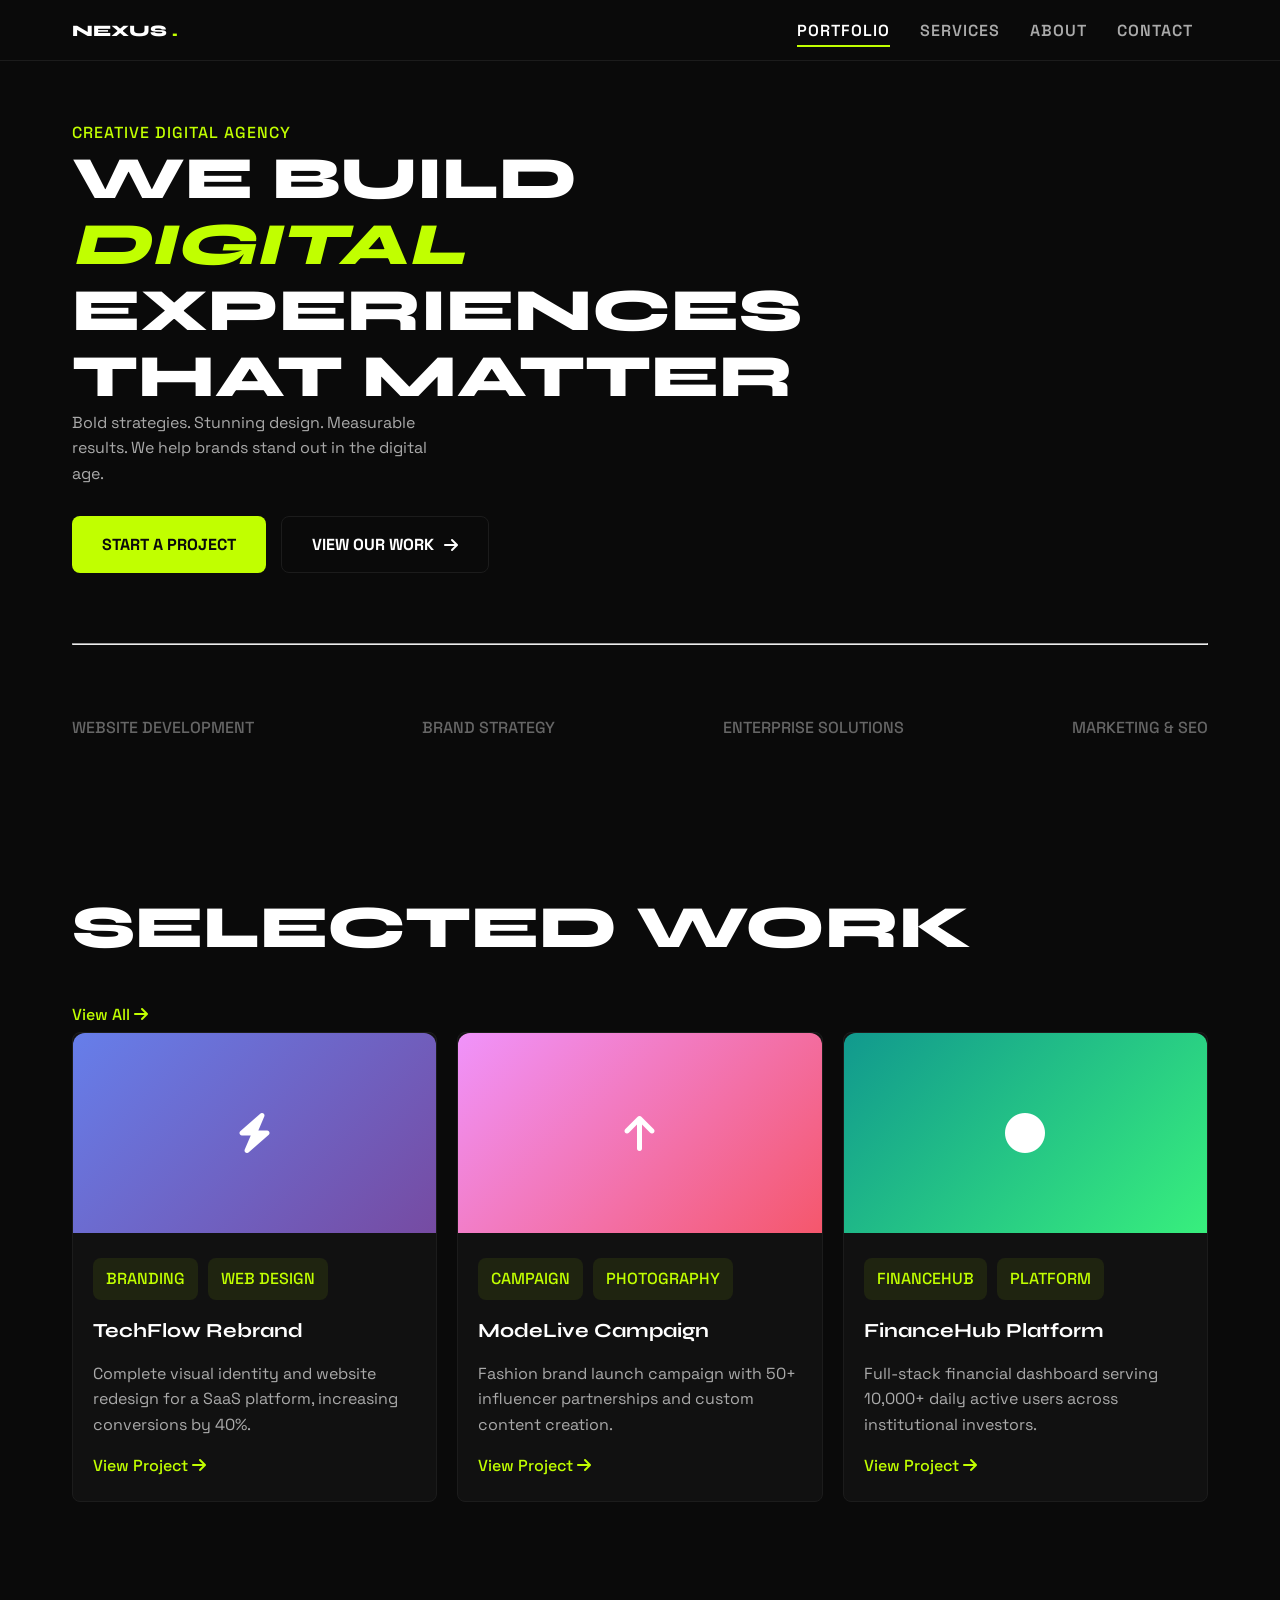
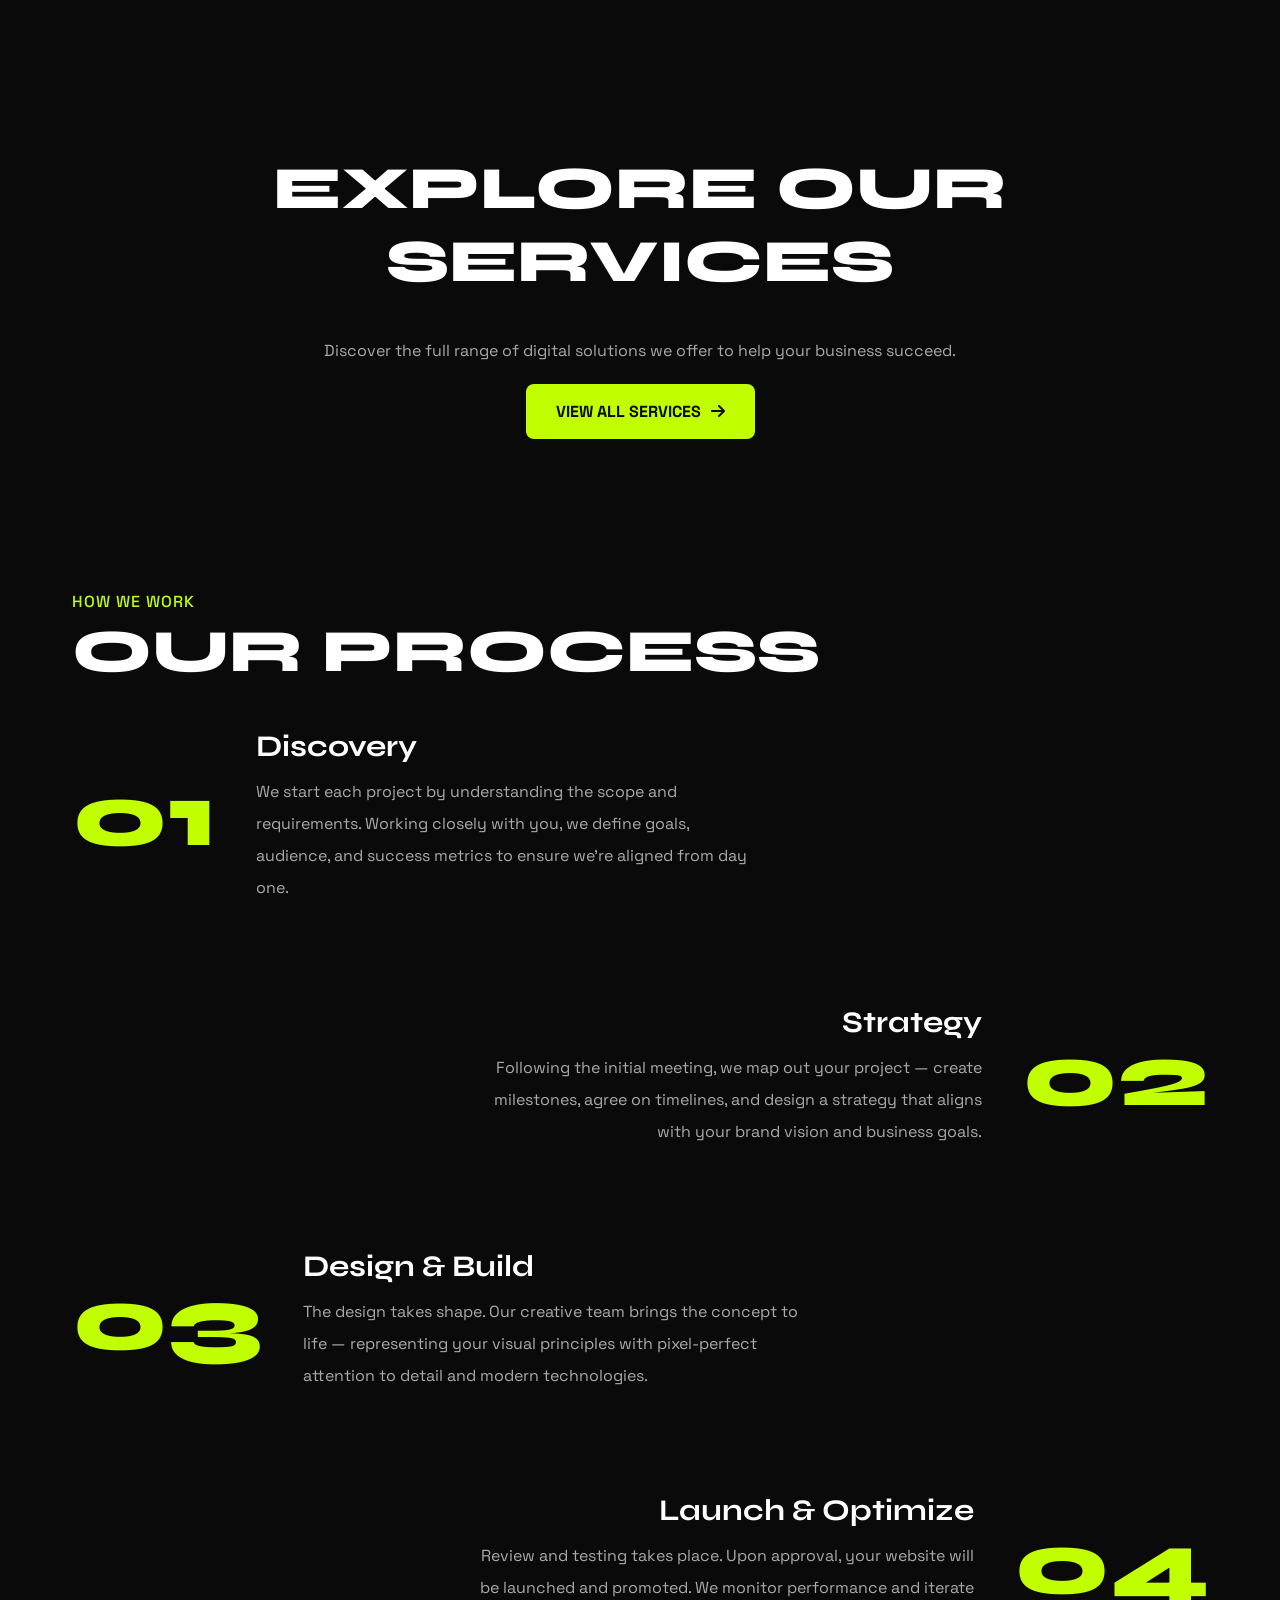
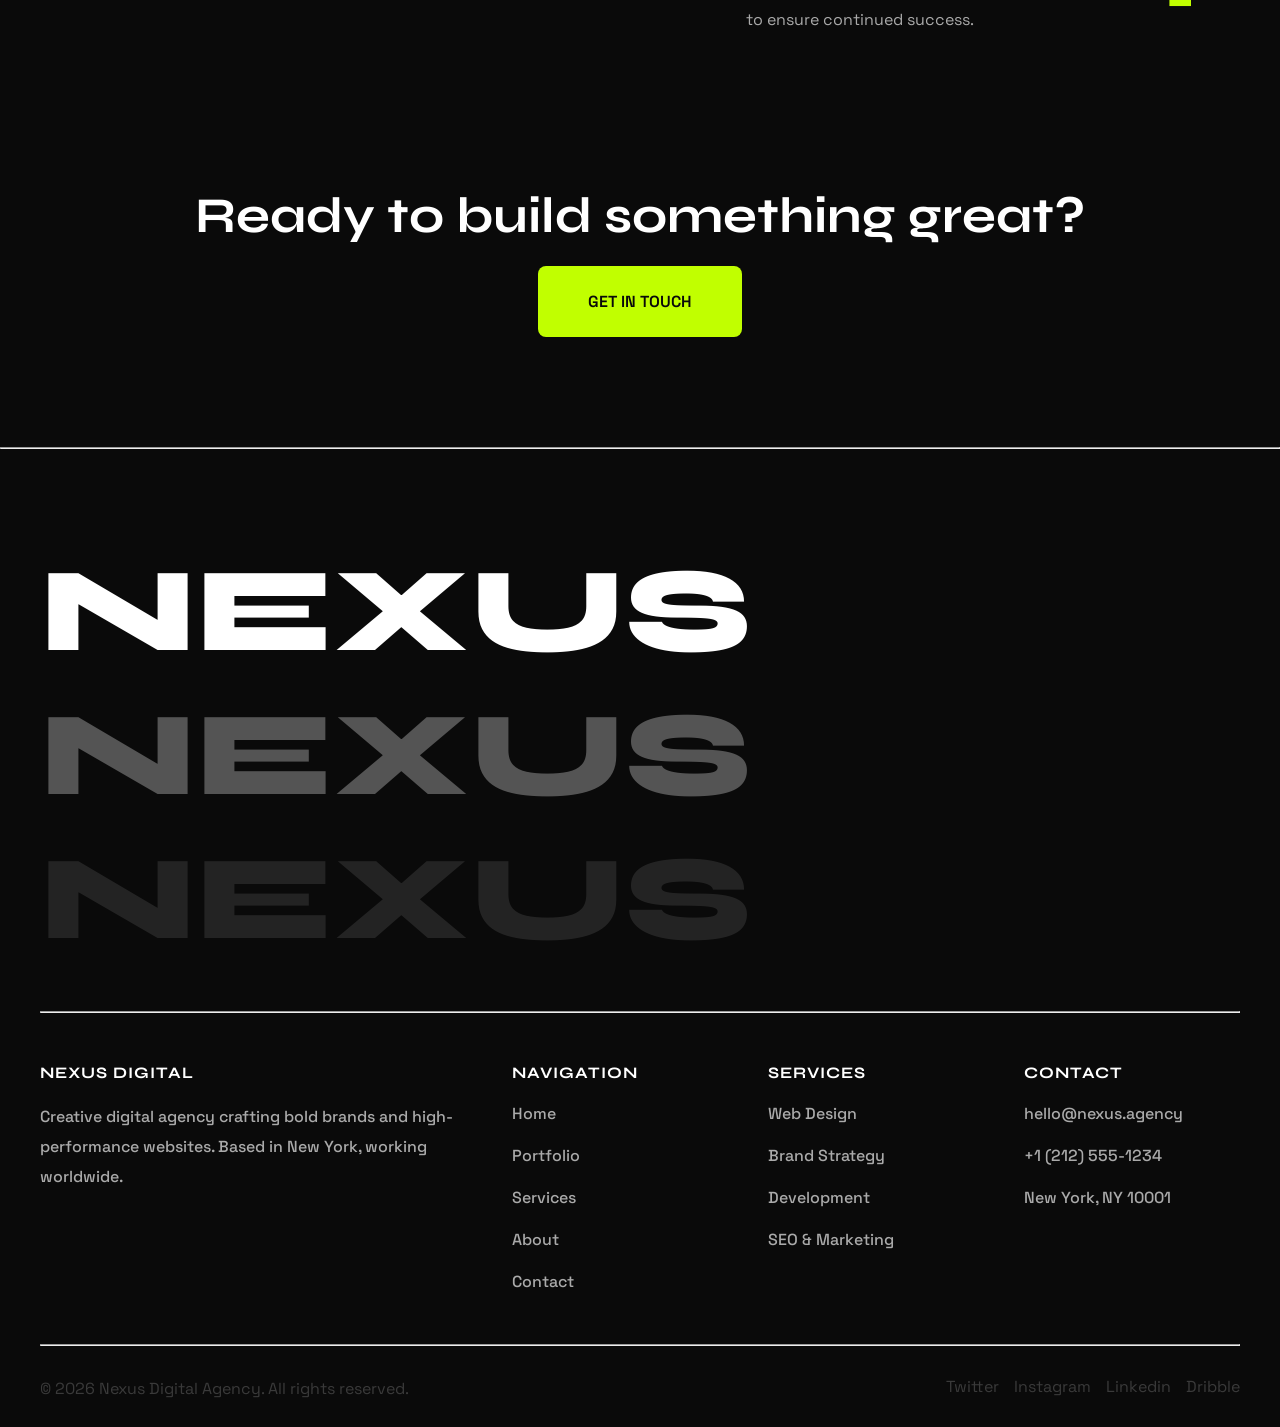
<file: index.html>
<!DOCTYPE html>
<html lang="en">

<head>
    <meta charset="UTF-8">
    <meta name="viewport" content="width=device-width, initial-scale=1.0">
    <title>Portfolio</title>
    <link rel="stylesheet" href="css/style.css">

    <link rel="icon" type="image/png" href="./images/nexus-favicon.png">

    <link rel="preconnect" href="https://fonts.googleapis.com">
    <link rel="preconnect" href="https://fonts.gstatic.com" crossorigin>
    <link href="https://fonts.googleapis.com/css2?family=Space+Grotesk:wght@300..700&family=Syne:wght@400..800&display=swap" rel="stylesheet">
    <link rel="stylesheet" href="https://cdnjs.cloudflare.com/ajax/libs/font-awesome/6.5.1/css/all.min.css">
</head>

<body>

    <a href="#contenido-principal" class="saltar-navegacion">Skip to main content</a>

   <header class="main-header">
    <div class="container contenedor-nav">
        <div class="logo-nav"><a href="index.html">NEXUS <span class="punto-logo">.</span></a></div>
        <nav>
            <ul class="nav-list">
                <li><a href="index.html" class="nav-link active">PORTFOLIO</a></li>
                <li><a href="services.html" class="nav-link">SERVICES</a></li>
                <li><a href="about.html" class="nav-link">ABOUT</a></li>
                <li><a href="contact.html" class="nav-link">CONTACT</a></li>
            </ul>
        </nav>
        </div>
    </header>

    <main id="contenido-principal">

        <section class="container hero-section">
                <p class="etiqueta">
                    Creative Digital Agency
                </p>
                <h1 class="hero-home">We Build <span class="verde-titulo"> Digital</span> Experiences That Matter</h1>
                <p class="descripcion home">
                    Bold strategies. Stunning design. Measurable results. We help brands stand out in the digital age.
                </p>
                <div class="botones">
                    <a href="contact.html" class="boton verde">Start a Project</a>
                    <a href="#portfolio-section" class="boton transparente">View Our Work<i class="fa-solid fa-arrow-right" aria-hidden="true"></i></a>
                </div>
            
        <hr class="linea">

            <article class="container servicios-destacados">
                <p>Website Development</p>
                <p>Brand Strategy</p>
                <p>Enterprise Solutions</p>
                <p>Marketing & SEO</p>
            </article>

        </section>

    <section id="portfolio-section" class="container portfolio-section">            
        <h2>Selected Work</h2>
            <a href="#" class="boton-tarjeta" aria-label="View all selected projects">View All  <i class="fa-solid fa-arrow-right icono-link"></i></a>

            <article class="tabla-tarjetas">
                <div class="proyecto uno">
                    <div class="fondo purple">
                        <i class="fa-solid fa-bolt" aria-hidden="true"></i>
                    </div>
                    <div class="texto">
                    <div class="contenedor-tags">
                        <p class="tags">BRANDING</p>
                        <p class="tags">WEB DESIGN</p>
                    </div>
                    <h3 class="titulo-tarjeta">TechFlow Rebrand</h3>
                    <p class="descripcion-tarjeta">Complete visual identity and website redesign for a SaaS platform, increasing conversions by 40%.</p>
                    <a href="#" class="boton-tarjeta" aria-label="View Project: TechFlow Rebrand">View Project  <i class="fa-solid fa-arrow-right" aria-hidden="true"></i></a>
                    </div>
                </div>

                 <div class="proyecto dos">
                    <div class="fondo pink">
                        <i class="fa-solid fa-arrow-up" aria-hidden="true"></i>
                    </div>
                    <div class="texto">
                    <div class="contenedor-tags">
                        <p class="tags">Campaign</p>
                        <p class="tags">Photography</p>
                    </div>
                    <h3 class="titulo-tarjeta">ModeLive Campaign</h3>
                    <p class="descripcion-tarjeta">Fashion brand launch campaign with 50+ influencer partnerships and custom content creation.</p>
                    <a href="#" class="boton-tarjeta" aria-label="View Project: ModeLive Campaign">View Project <i class="fa-solid fa-arrow-right" aria-hidden="true"></i></a>
                    </div>
                </div>

                 <div class="proyecto tres">
                    <div class="fondo teal">
                        <i class="fa-solid fa-circle" aria-hidden="true"></i>
                    </div>
                    <div class="texto">
                    <div class="contenedor-tags">
                        <p class="tags">FinanceHub</p>
                        <p class="tags">Platform</p>
                    </div>
                    <h3 class="titulo-tarjeta">FinanceHub Platform</h3>
                    <p class="descripcion-tarjeta">Full-stack financial dashboard serving 10,000+ daily active users across institutional investors.</p>
                    <a href="#" class="boton-tarjeta" aria-label="View Project: FinanceHub Platform">View Project <i class="fa-solid fa-arrow-right" aria-hidden="true"></i></a>
                    </div>
                </div>
            </article>
        </section>

        <section class="container servicios-explorar">
            <h2>Explore Our Services</h2>
            <p>Discover the full range of digital solutions we offer to help your business succeed.</p>
                <a href="./services.html" class="boton verde explorar">View All Services <i class="fa-solid fa-arrow-right" aria-hidden="true"></i></a>
        </section>

        <section class="container proceso-section">
            <p class="etiqueta">How We Work</p>
            <h2>Our Process</h2>
            
        <article>
            <div class="tarjeta-proceso">
                <div class="numero">01</div>
                <div class="contenido-proceso izquierda">
                <h3>Discovery</h3>
                <p class="descripcion-proceso">We start each project by understanding the scope and requirements. Working closely with you, we define goals, audience, and success metrics to ensure we're aligned from day one.</p>
                </div>
            </div>

             <div class="tarjeta-proceso">
                <div class="contenido-proceso derecha">
                <h3>Strategy</h3>
                <p class="descripcion-proceso">Following the initial meeting, we map out your project — create milestones, agree on timelines, and design a strategy that aligns with your brand vision and business goals.</p>
                </div>
                <div class="numero">02</div>               
            </div>

             <div class="tarjeta-proceso">
                <div class="numero">03</div>
                <div class="contenido-proceso izquierda">
                <h3>Design & Build</h3>
                <p class="descripcion-proceso">The design takes shape. Our creative team brings the concept to life — representing your visual principles with pixel-perfect attention to detail and modern technologies.</p>
                </div>
            </div>

             <div class="tarjeta-proceso">
                <div class="contenido-proceso derecha">
                <h3>Launch & Optimize</h3>
                <p class="descripcion-proceso">Review and testing takes place. Upon approval, your website will be launched and promoted. We monitor performance and iterate to ensure continued success.</p>
                </div>
                <div class="numero">04</div>
            </div>
        </article>
        </section>

        <section class="container cta-section">
            <h4>Ready to build something great?</h4>
            <div class="boton verde cta">
                    <p><a href="contact.html">get in touch</a></p>
            </div>
        </section>

        <hr class="linea">

        <section class="container nexus-section">
            <h5>NEXUS</h5>
            <h5 class="nexus titulo2">NEXUS</h5>
            <h5 class="nexus titulo3">NEXUS</h5>
            <hr class="linea">
        </section>

    </main>

    <footer class="container footer-section">
        <article class="columnas-footer">
            <div class="columna primera">
                <h6>Nexus Digital</h6>
                <p class="descripcion-footer">Creative digital agency crafting bold brands and high-performance websites. Based in New York, working worldwide.</p>
            </div>

             <div class="columna segunda">
                <h6>Navigation</h6>
                <ul>
                <li><a href="index.html">Home</a></li>
                <li><a href="index.html">Portfolio</a></li>
                <li><a href="services.html">Services</a></li>
                <li><a href="about.html">About</a></li>
                <li><a href="contact.html">Contact</a></li>
                </ul>
            </div>

            <div class="columna tercera">
                <h6>Services</h6>
                 <ul>
                    <li><a href="services.html#web-design">Web Design</a></li>
                    <li><a href="services.html#brand-strategy">Brand Strategy</a></li>
                    <li><a href="services.html#development">Development</a></li>
                    <li><a href="services.html#seo-marketing">SEO & Marketing</a></li>
                </ul>
            </div>

            <div class="columna cuarta">
                <h6>Contact</h6>
                 <ul>
                    <li><a href="contact.html">hello@nexus.agency</a></li>
                    <li><a href="contact.html">+1 (212) 555-1234</a></li>
                    <li><a href="contact.html">New York, NY 10001</a></li>
                </ul>
            </div>

        </article>

        <hr class="linea">

        <article class="container derechos-autor">
            <p>© 2026 Nexus Digital Agency. All rights reserved.</p>
            <div class="redes">
                <a href="#">Twitter</a>
                <a href="#">Instagram</a>
                <a href="#">Linkedin</a>
                <a href="#">Dribble</a>
            </div>
        </article>
    </footer>
</body>
</html>
</file>
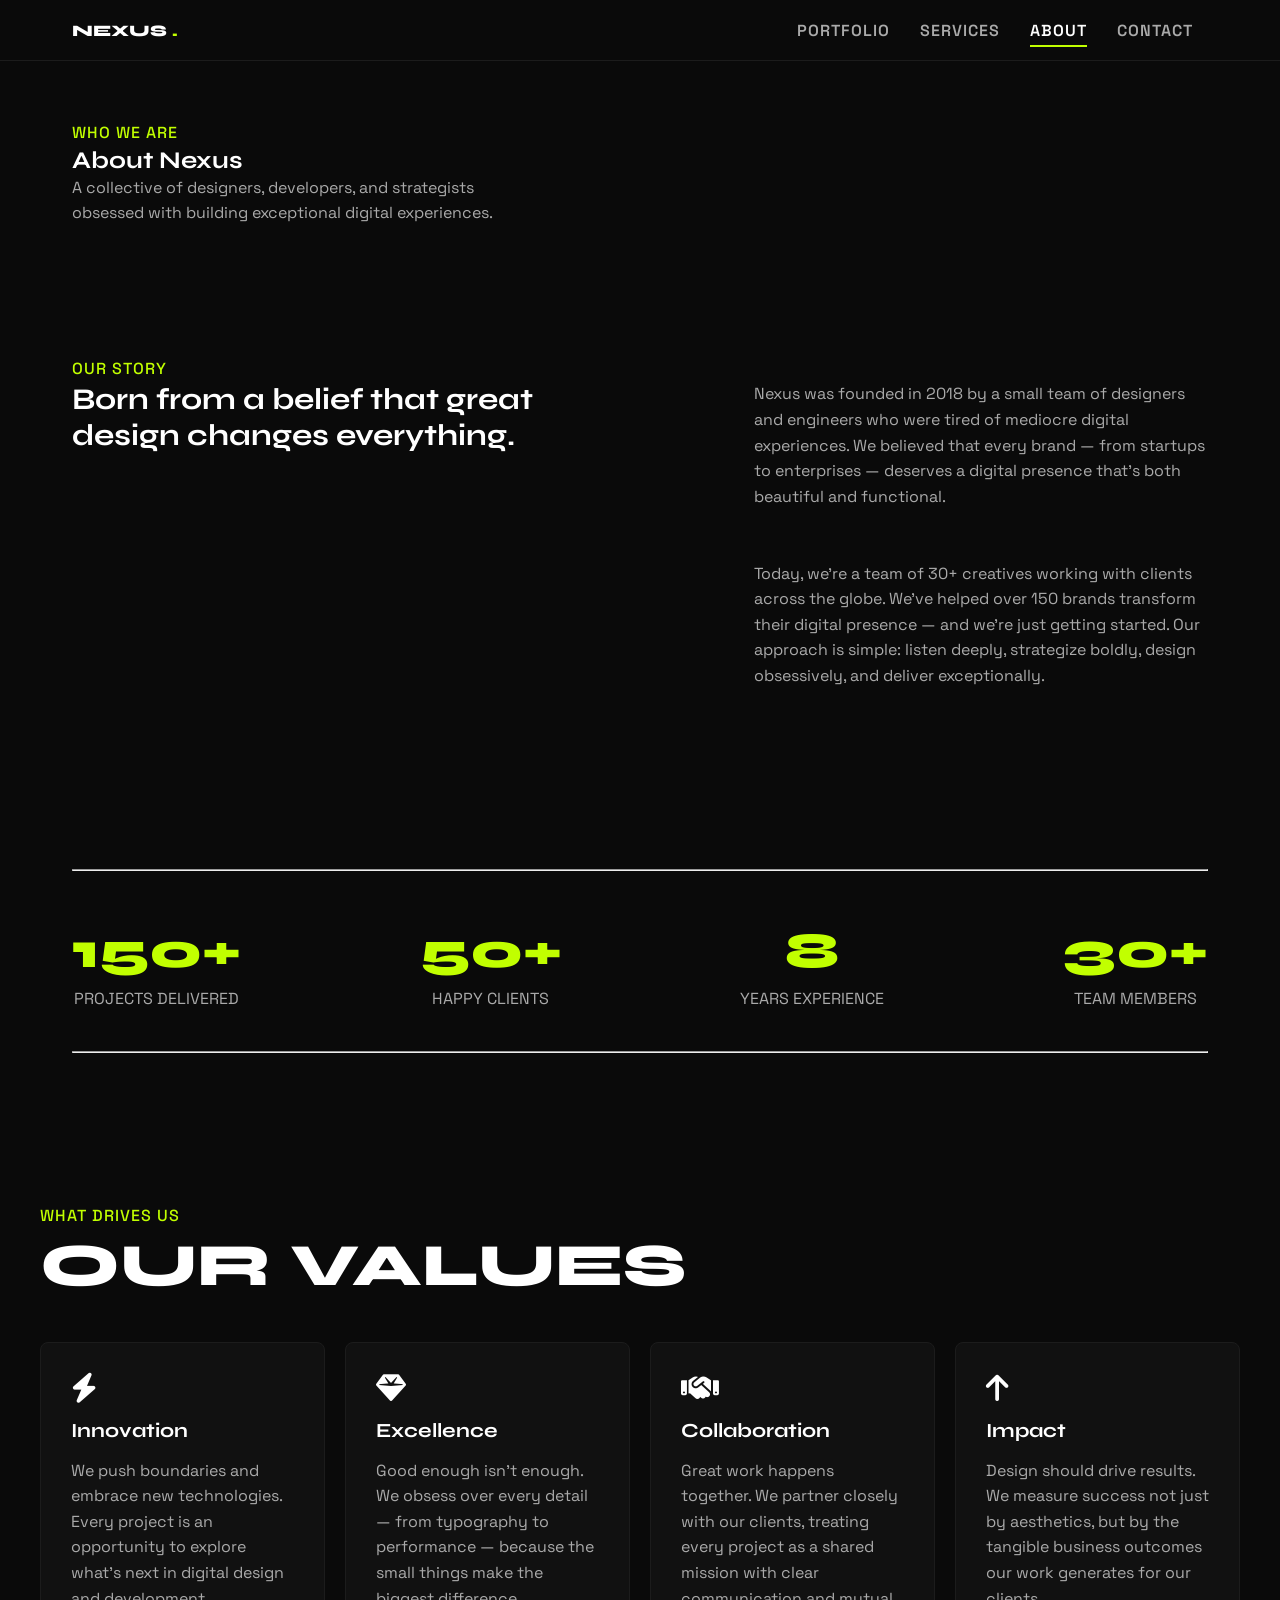
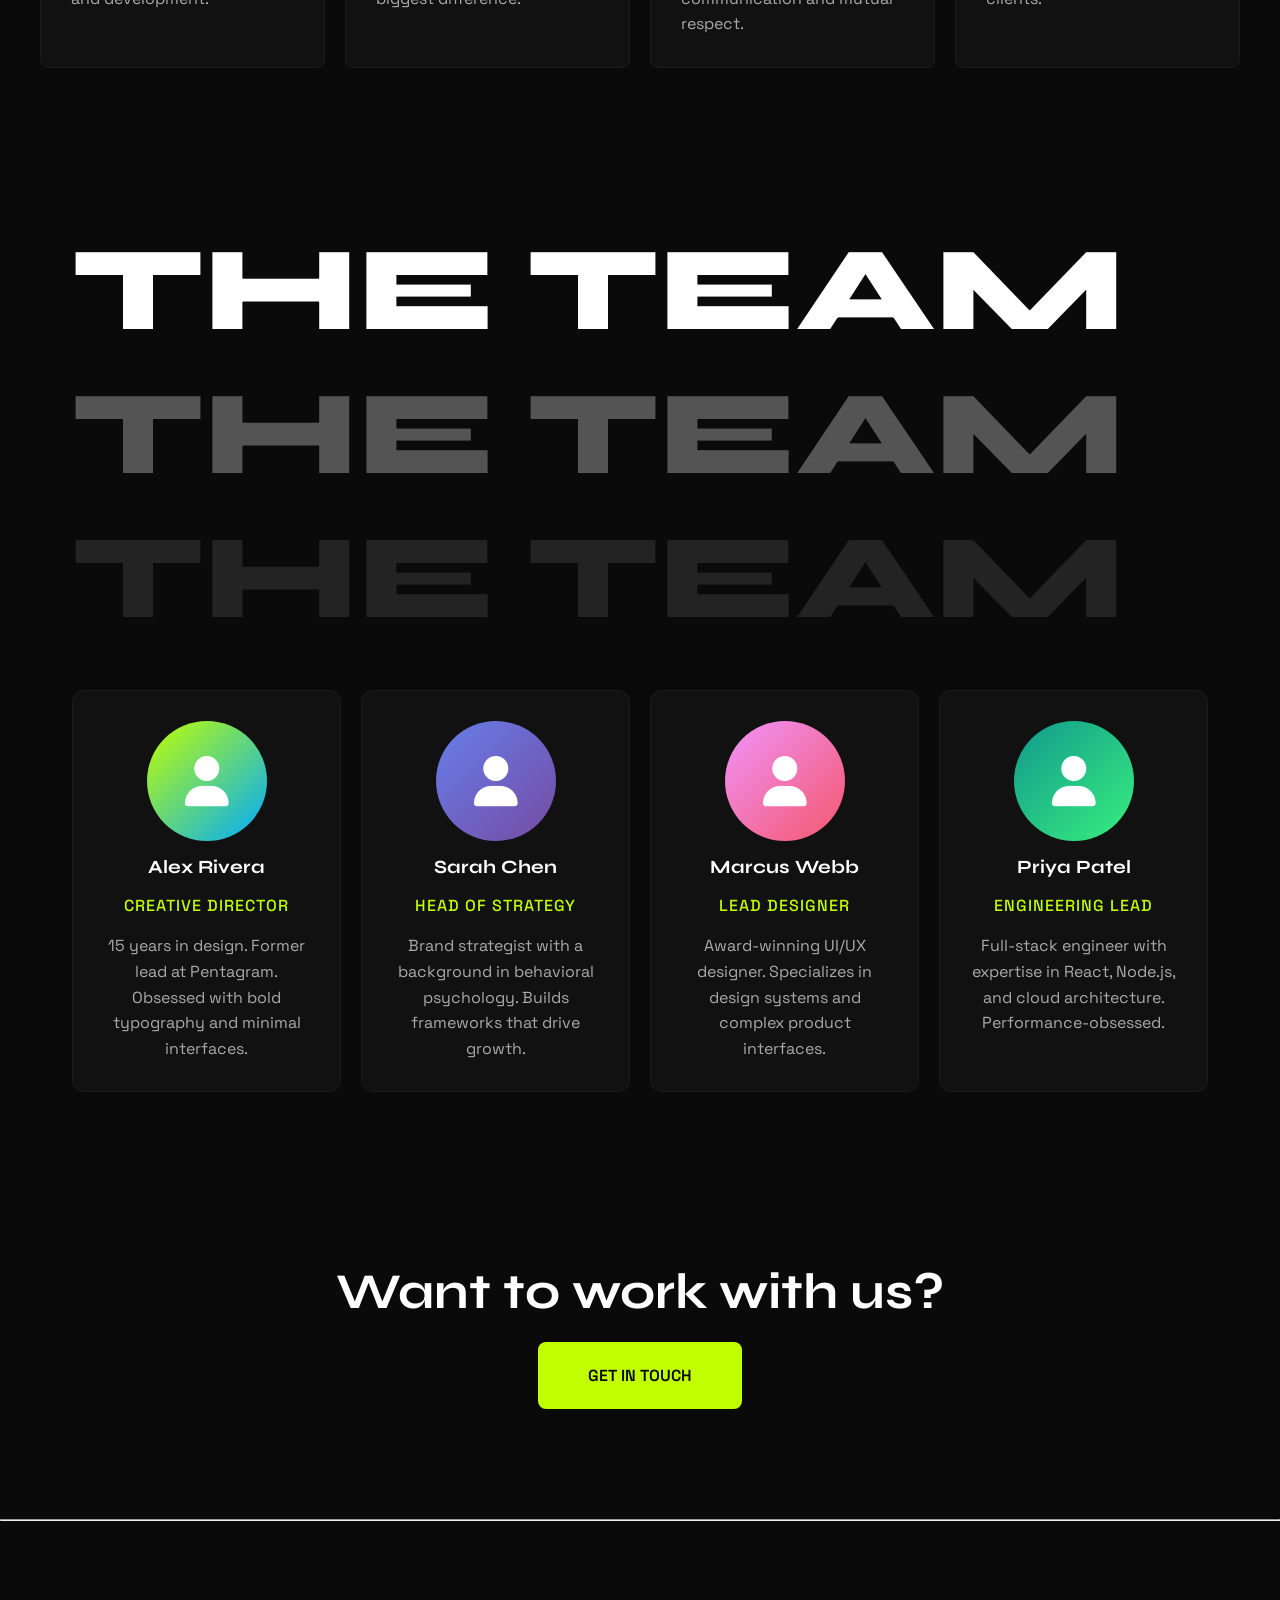
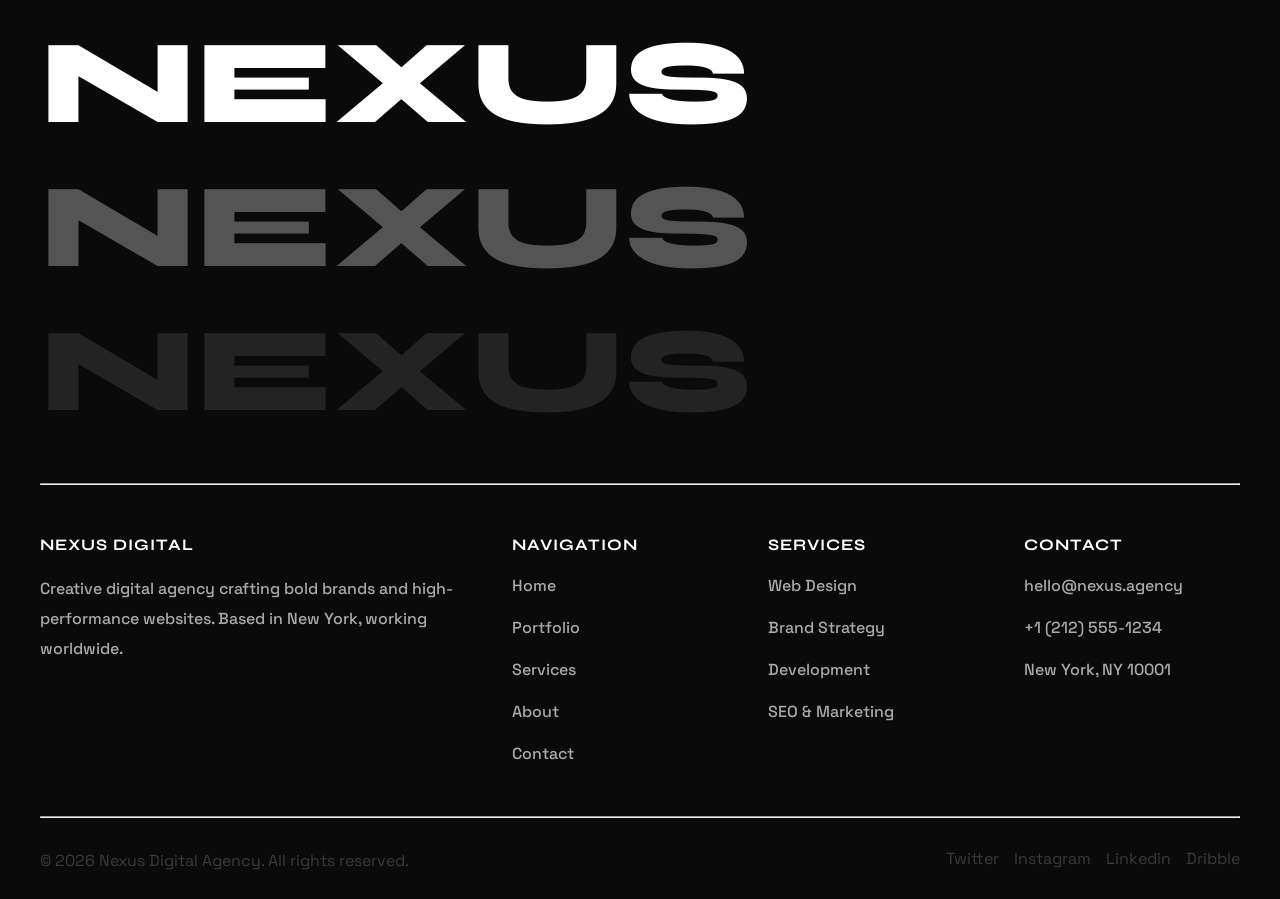
<file: about.html>
<!DOCTYPE html>
<html lang="en">
<head>
    <meta charset="UTF-8">
    <meta name="viewport" content="width=device-width, initial-scale=1.0">
    <title>About</title>
    <link rel="stylesheet" href="./css/style.css">

    <link rel="icon" type="image/png" href="./images/nexus-favicon.png">


    <link rel="preconnect" href="https://fonts.googleapis.com">
    <link rel="preconnect" href="https://fonts.gstatic.com" crossorigin>
    <link href="https://fonts.googleapis.com/css2?family=Space+Grotesk:wght@300..700&family=Syne:wght@400..800&display=swap" rel="stylesheet">
    <link rel="stylesheet" href="https://cdnjs.cloudflare.com/ajax/libs/font-awesome/6.5.1/css/all.min.css">

</head>
<body>
    <a href="#contenido-principal" class="saltar-navegacion">Skip to main content</a>

    <header class="main-header">
        <div class="container contenedor-nav">
            <div class="logo-nav"><a href="index.html">NEXUS <span class="punto-logo">.</span></a></div>
            <nav>
                <ul class="nav-list">
                    <li><a href="index.html" class="nav-link">PORTFOLIO</a></li>
                    <li><a href="services.html" class="nav-link">SERVICES</a></li>
                    <li><a href="about.html" class="nav-link active">ABOUT</a></li>
                    <li><a href="contact.html" class="nav-link">CONTACT</a></li>
                </ul>
            </nav>
            </div>
    </header>

        <main id="contenido-principal">

         <section class="container hero-section">
            <p class="etiqueta">Who We Are</p>
            <h1 class="hero-services-contact-">About Nexus</h1> 
            <p class="descripcion about">A collective of designers, developers, and strategists obsessed with building exceptional digital experiences.</p>
        </section>

        <section class="container story-section">
            <p class="etiqueta">OUR STORY</p>
            <div class="story-contenido">
            <h4>Born from a belief that great design changes everything.</h4>
            <p>Nexus was founded in 2018 by a small team of designers and engineers who were tired of mediocre digital experiences. We believed that every brand — from startups to enterprises — deserves a digital presence that's both beautiful and functional. <br> <br> <br> Today, we're a team of 30+ creatives working with clients across the globe. We've helped over 150 brands transform their digital presence — and we're just getting started. Our approach is simple: listen deeply, strategize boldly, design obsessively, and deliver exceptionally.</p>
            </div>
            <hr class="linea">
        </section>

        <section class="container stats-section">
            <div class="stat-item">
                <div class="stat-number">150+</div>
                <p class="stat-descripcion">Projects Delivered</p>
            </div>

            <div class="stat-item">
                <div class="stat-number">50+</div>
                <p class="stat-descripcion">Happy Clients</p>
            </div>

            <div class="stat-item">
                <div class="stat-number">8</div>
                <p class="stat-descripcion">Years Experience</p>
            </div>

            <div class="stat-item">
                <div class="stat-number">30+</div>
                <p class="stat-descripcion">Team Members</p>
            </div>
        <hr class="linea">
    </section>

    <section class="container values-section">
        <p class="etiqueta">What Drives Us</p>
        <h2>Our Values</h2>
        <article class="tabla-values">
            <div class="valor innovation">
                <i class="fa-solid fa-bolt" aria-hidden="true"></i>
                <h3 class="titulo-tarjeta">Innovation</h3>
                <p class="descripcion-tarjeta">We push boundaries and embrace new technologies. Every project is an opportunity to explore what's next in digital design and development.</p>
            </div>

            <div class="valor excellence">
                <i class="fa-solid fa-gem" aria-hidden="true"></i>
                <h3 class="titulo-tarjeta">Excellence</h3>
                <p class="descripcion-tarjeta">Good enough isn't enough. We obsess over every detail — from typography to performance — because the small things make the biggest difference.</p>
            </div>
            
            <div class="valor collaboration">
                <i class="fa-solid fa-handshake" aria-hidden="true"></i>
                <h3 class="titulo-tarjeta">Collaboration</h3>
                <p class="descripcion-tarjeta">Great work happens together. We partner closely with our clients, treating every project as a shared mission with clear communication and mutual respect.</p>
            </div>

            <div class="valor impact">
                <i class="fa-solid fa-arrow-up" aria-hidden="true"></i>
                <h3 class="titulo-tarjeta">Impact</h3>
                <p class="descripcion-tarjeta">Design should drive results. We measure success not just by aesthetics, but by the tangible business outcomes our work generates for our clients.</p>
            </div>
        </article>
    </section>

    <section class="container team-section">
        <h5>THE TEAM</h5>
        <h5 class="titulo2">THE TEAM</h5>
        <h5 class="titulo3">THE TEAM</h5>

    <article class="tabla-team">
        <div class="miembro alex">
            <i class="fa-solid fa-user" aria-hidden="true"></i>
            <h3 class="nombre-tarjeta">Alex Rivera</h3>
            <p class="etiqueta">Creative Director</p>
            <p class="bio-tarjeta">15 years in design. Former lead at Pentagram. Obsessed with bold typography and minimal interfaces.</p>
        </div>
         <div class="miembro sarah">
            <i class="fa-solid fa-user" aria-hidden="true"></i>
            <h3 class="nombre-tarjeta">Sarah Chen</h3>
            <p class="etiqueta">Head of Strategy</p>
            <p class="bio-tarjeta">Brand strategist with a background in behavioral psychology. Builds frameworks that drive growth.</p>
        </div>
         <div class="miembro marcus">
            <i class="fa-solid fa-user" aria-hidden="true"></i>
            <h3 class="nombre-tarjeta">Marcus Webb</h3>
            <p class="etiqueta">Lead Designer</p>
            <p class="bio-tarjeta">Award-winning UI/UX designer. Specializes in design systems and complex product interfaces.</p>
        </div>
         <div class="miembro priya">
            <i class="fa-solid fa-user" aria-hidden="true"></i>
            <h3 class="nombre-tarjeta">Priya Patel</h3>
            <p class="etiqueta">Engineering Lead</p>
            <p class="bio-tarjeta">Full-stack engineer with expertise in React, Node.js, and cloud architecture. Performance-obsessed.</p>
        </div>
    </article>
    </section>

    <section class="container cta-section">
        <h4>Want to work with us?</h4>
            <a href="contact.html" class="boton verde cta">get in touch</a>
    </section>

    <hr class="linea">

     <section class="container nexus-section">
            <h5>NEXUS</h5>
            <h5 class="nexus titulo2">NEXUS</h5>
            <h5 class="nexus titulo3">NEXUS</h5>
            <hr class="linea">
        </section>
    </main>

     <footer class="container footer-section">
        <article class="columnas-footer">
            <div class="columna primera">
                <h6>Nexus Digital</h6>
                <p class="descripcion-footer">Creative digital agency crafting bold brands and high-performance websites. Based in New York, working worldwide.</p>
            </div>

             <div class="columna segunda">
                <h6>Navigation</h6>
                <ul>
                    <li><a href="index.html">Home</a></li>
                    <li><a href="index.html">Portfolio</a></li>
                    <li><a href="services.html">Services</a></li>
                    <li><a href="about.html">About</a></li>
                    <li><a href="contact.html">Contact</a></li>
                </ul>
            </div>

            <div class="columna tercera">
                <h6>Services</h6>
                 <ul>
                    <li><a href="services.html#web-design">Web Design</a></li>
                    <li><a href="services.html#brand-strategy">Brand Strategy</a></li>
                    <li><a href="services.html#development">Development</a></li>
                    <li><a href="services.html#seo-marketing">SEO & Marketing</a></li>
                </ul>
            </div>

            <div class="columna cuarta">
                <h6>Contact</h6>
                 <ul>
                    <li><a href="contact.html">hello@nexus.agency</a></li>
                    <li><a href="contact.html">+1 (212) 555-1234</a></li>
                    <li><a href="contact.html">New York, NY 10001</a></li>
                </ul>
            </div>

        </article>

        <hr class="linea">

        <article class="container derechos-autor">
            <p>© 2026 Nexus Digital Agency. All rights reserved.</p>
            <div class="redes">
                <a href="#">Twitter</a>
                <a href="#">Instagram</a>
                <a href="#">Linkedin</a>
                <a href="#">Dribble</a>
            </div>
        </article>
    </footer>
</body>
</html>
</file>
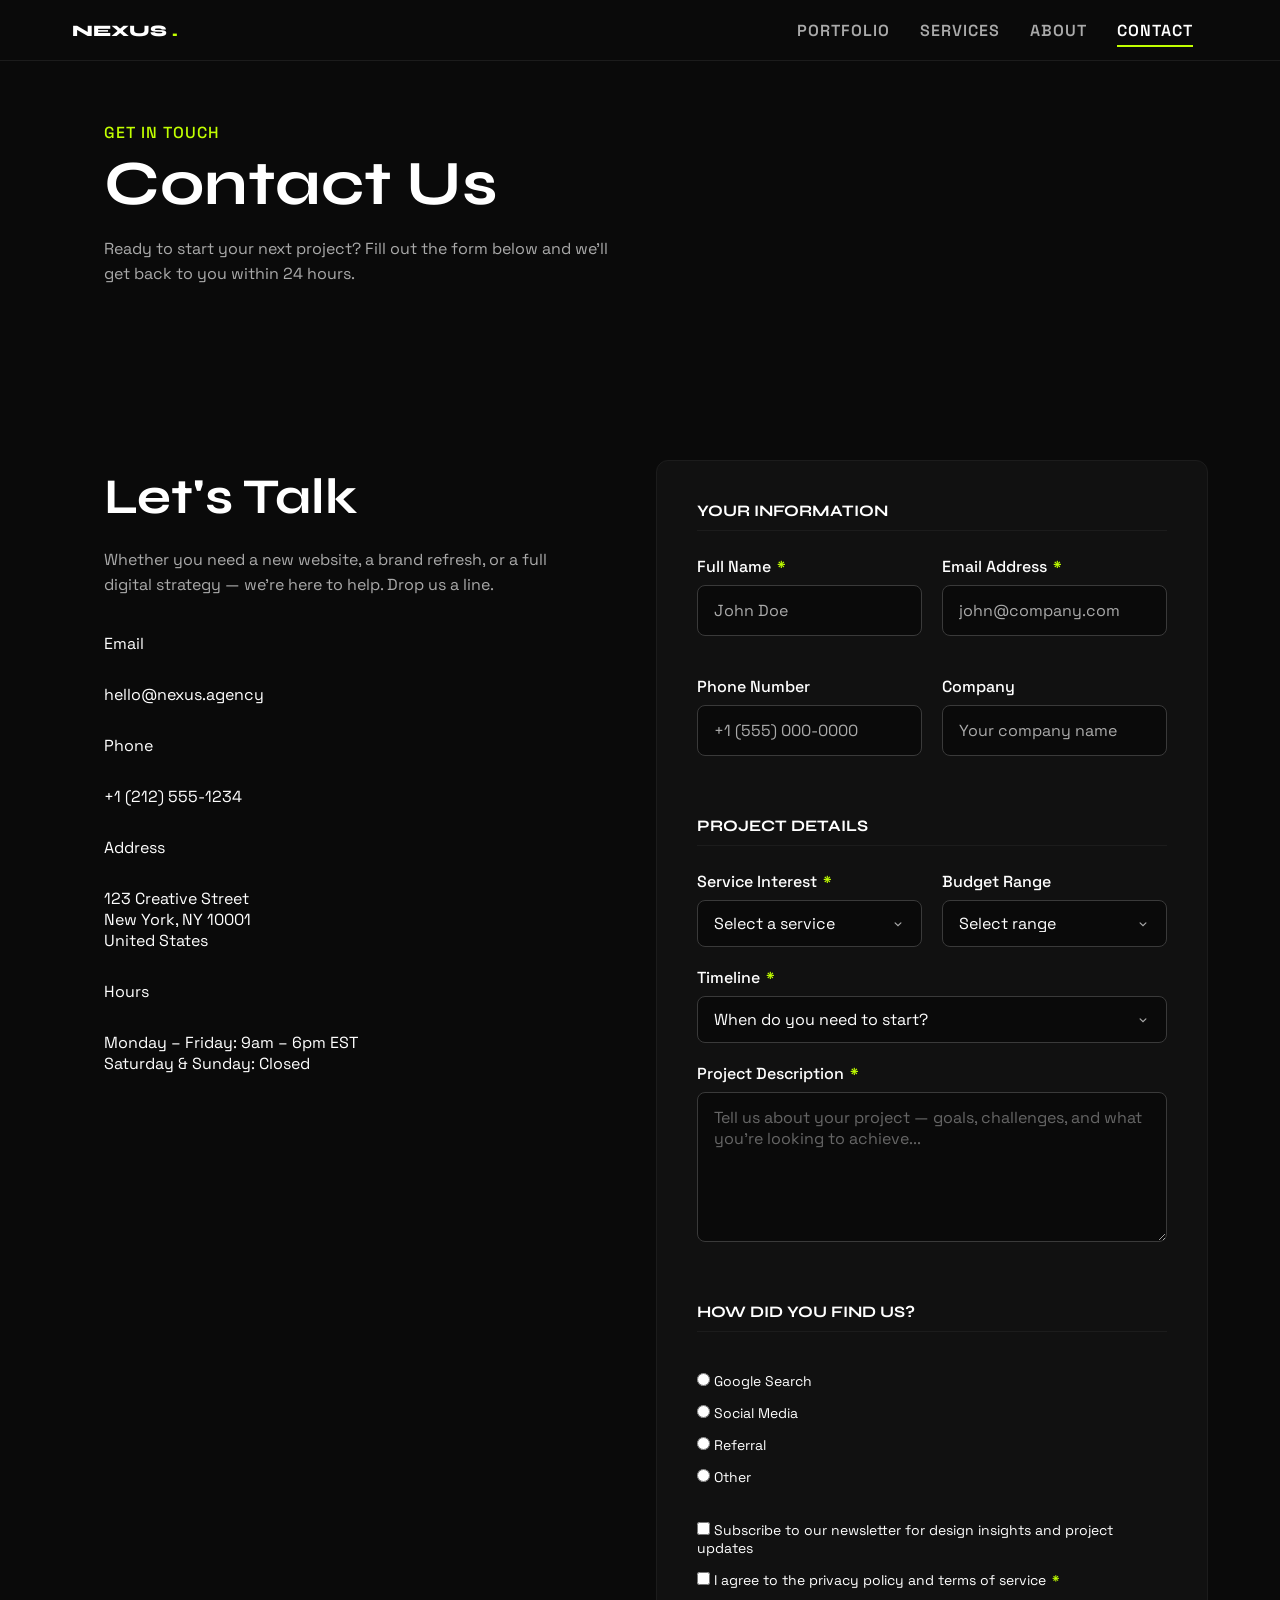
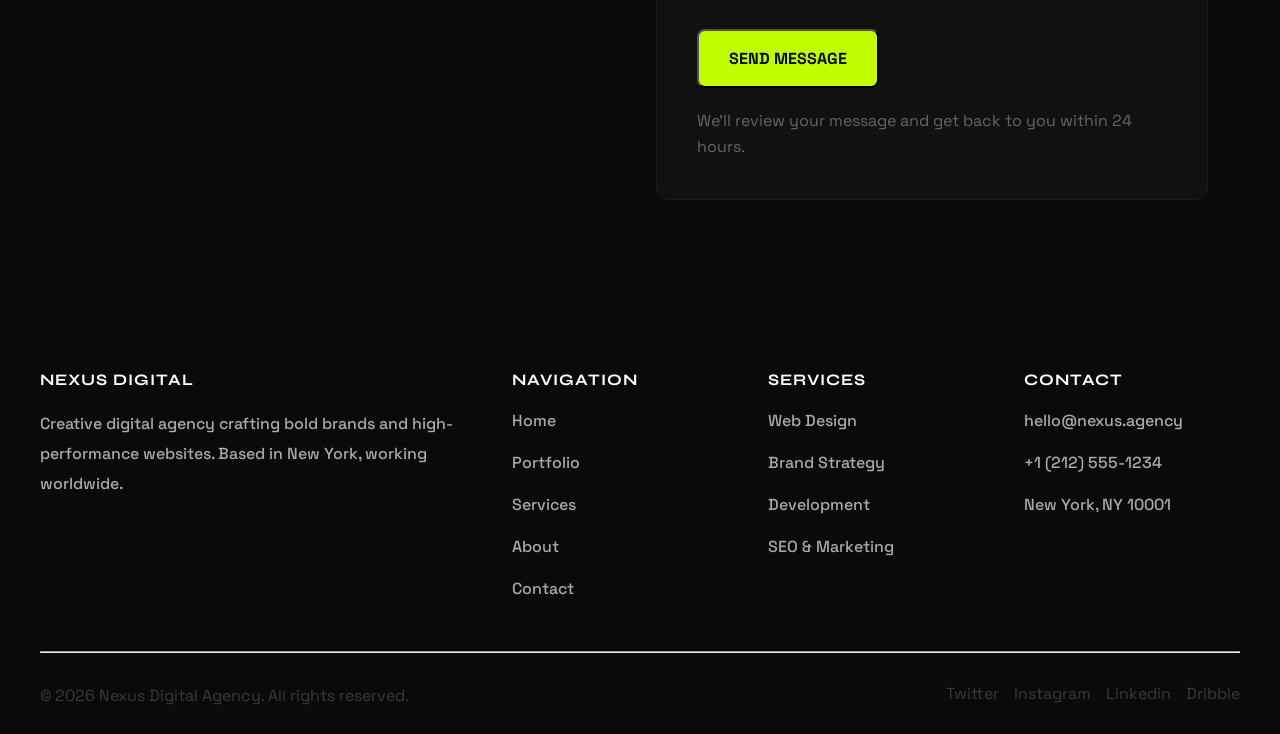
<file: contact.html>
<!DOCTYPE html>
<html lang="en">
<head>
    <meta charset="UTF-8">
    <meta name="viewport" content="width=device-width, initial-scale=1.0">
    <title>Contact</title>
    <link rel="stylesheet" href="./css/style.css">

    <link rel="icon" type="image/png" href="./images/nexus-favicon.png">


    <link rel="preconnect" href="https://fonts.googleapis.com">
    <link rel="preconnect" href="https://fonts.gstatic.com" crossorigin>
    <link href="https://fonts.googleapis.com/css2?family=Space+Grotesk:wght@300..700&family=Syne:wght@400..800&display=swap" rel="stylesheet">
    <link rel="stylesheet" href="https://cdnjs.cloudflare.com/ajax/libs/font-awesome/6.5.1/css/all.min.css">

</head>
<body>
    <a href="#contenido-principal" class="saltar-navegacion">Skip to main content</a>

    <header class="main-header">
        <div class="container contenedor-nav">
            <div class="logo-nav"><a href="index.html">NEXUS <span class="punto-logo">.</span></a></div>
            <nav>
                <ul class="nav-list">
                    <li><a href="index.html" class="nav-link">PORTFOLIO</a></li>
                    <li><a href="services.html" class="nav-link">SERVICES</a></li>
                    <li><a href="about.html" class="nav-link">ABOUT</a></li>
                    <li><a href="contact.html" class="nav-link active">CONTACT</a></li>
                </ul>
            </nav>
            </div>
    </header>

        <main id="contenido-principal">

    <div class=" container contact-layout">
        <section class="container hero-section">
                <p class="etiqueta">Get In Touch</p>
                <h1 class="hero-services-contact">Contact Us</h1>
                <p class="descripcion contact">Ready to start your next project? Fill out the form below and we'll get back to you within 24 hours.</p>
            <article class="container contact-section">
                <h4>Let's Talk</h4>
                <p>Whether you need a new website, a brand refresh, or a full digital strategy — we're here to help. Drop us a line.</p>
                <div class="lista-contacto">
                <ul>
                    <li>Email</li>
                    <li>hello@nexus.agency</li>
                    <li>Phone</li>
                    <li>+1 (212) 555-1234</li>
                    <li>Address</li>
                    <li>123 Creative Street <br> New York, NY 10001 <br> United States</li>
                    <li>Hours</li>
                    <li>Monday – Friday: 9am – 6pm EST <br> Saturday & Sunday: Closed</li>
                </ul>
                </div>        
            </article>
    </section>
    
    <section class="contact-form">
    <form action="#" method="POST" class="formulario-contact">
    
    <fieldset>
        <legend>Your Information</legend>
        
        <div class="columna-formulario">
            <div class="campos">
                <label for="nombre-completo">Full Name <span class="asterisco">*</span></label>
                <input type="text" id="nombre-completo" name="fullname" placeholder="John Doe" required>
            </div>
            
            <div class="campos">
                <label for="correo-electronico">Email Address <span class="asterisco">*</span></label>
                <input type="email" id="correo-electronico" name="email" placeholder="john@company.com" required>
            </div>

            <div class="campos">
                <label for="telefono">Phone Number</label>
                <input type="tel" id="telefono" name="phone" placeholder="+1 (555) 000-0000">
            </div>

            <div class="campos">
                <label for="empresa">Company</label>
                <input type="text" id="empresa" name="company" placeholder="Your company name">
            </div>
        </div>
    </fieldset>

    <fieldset>
        <legend>Project Details</legend>
        
        <div class="columna-formulario">
            <div class="campos">
                <label for="servicio">Service Interest <span class="asterisco">*</span></label>
                <select id="servicio" name="service" required>
                    <option value="" disabled selected>Select a service</option>
                    <option value="web-design">Web Design</option>
                    <option value="brand-identity">Brand Identity</option>
                    <option value="development">Development</option>
                    <option value="seo">SEO & Analytics</option>
                    <option value="digital">Digital Marketing</option>
                    <option value="full">Full Package</option>
                </select>
            </div>

            <div class="campos">
                <label for="presupuesto">Budget Range</label>
                <select id="presupuesto" name="budget">
                    <option value="" disabled selected>Select range</option>
                    <option value="range-1"> Under $5,000</option>
                    <option value="range-2">$5,000 – $10,000 </option>
                    <option value="range-3">$10,000 – $25,000</option>
                    <option value="range-4">$25,000 – $50,000</option>
                    <option value="range-5">$50,000+</option>
                </select>
            </div>
        </div>

        <div class="campos total-ancho">
            <label for="tiempo">Timeline <span class="asterisco">*</span></label>
            <select id="tiempo" name="timeline" required>
                <option value="" disabled selected>When do you need to start?</option>
                <option value="weews"> ASAP (next 2 weeks)</option>
                <option value="month">Next month</option>
                <option value="quarter">Newt quarter</option>
                <option value="flexible">Flexible / Not sure</option>
            </select>
        </div>

        <div class="campos total-ancho">
            <label for="descripcion">Project Description <span class="asterisco">*</span></label>
            <textarea id="descripcion" name="description" placeholder="Tell us about your project — goals, challenges, and what you're looking to achieve..." required></textarea>
        </div>
    </fieldset>

    <fieldset>
        <legend>How did you find us?</legend>
        
        <div class="campos-opciones">
            <label class="opcion-seleccionable">
                <input type="radio" name="procedencia" value="google">
                <span class="custom-radio"></span>
                Google Search
            </label>
            
            <label class="opcion-seleccionable">
                <input type="radio" name="procedencia" value="social">
                <span class="custom-radio"></span>
                Social Media
            </label>
            
            <label class="opcion-seleccionable">
                <input type="radio" name="procedencia" value="referral">
                <span class="custom-radio"></span>
                Referral
            </label>
            
            <label class="opcion-seleccionable">
                <input type="radio" name="procedencia" value="other">
                <span class="custom-radio"></span>
                Other
            </label>
        </div>

        <div class="campos-checks total-ancho">
            <label class="opcion-seleccionable checkbox-lbl">
                <input type="checkbox" name="newsletter" value="yes">
                <span class="custom-checkbox"></span>
                Subscribe to our newsletter for design insights and project updates
            </label>

            <label class="opcion-seleccionable checkbox-lbl">
                <input type="checkbox" name="privacidad" value="accept" required>
                <span class="custom-checkbox"></span>
                I agree to the privacy policy and terms of service <span class="asterisco">*</span>
            </label>
        </div>
    </fieldset>

    <div class="boton-envio">
        <button type="submit" class="boton verde">SEND MESSAGE</button>
        <p class="aviso-formulario">We'll review your message and get back to you within 24 hours.</p>
    </div>
</form>
</section>
</div>
</main>

     <footer class="container footer-section">
        <article class="columnas-footer">
            <div class="columna primera">
                <h6>Nexus Digital</h6>
                <p class="descripcion-footer">Creative digital agency crafting bold brands and high-performance websites. Based in New York, working worldwide.</p>
            </div>

             <div class="columna segunda">
                <h6>Navigation</h6>
                <ul>
                    <li><a href="index.html">Home</a></li>
                    <li><a href="index.html">Portfolio</a></li>
                    <li><a href="services.html">Services</a></li>
                    <li><a href="about.html">About</a></li>
                    <li><a href="contact.html">Contact</a></li>
                </ul>
            </div>

            <div class="columna tercera">
                <h6>Services</h6>
                 <ul>
                    <li><a href="services.html#web-design">Web Design</a></li>
                    <li><a href="services.html#brand-strategy">Brand Strategy</a></li>
                    <li><a href="services.html#development">Development</a></li>
                    <li><a href="services.html#seo-marketing">SEO & Marketing</a></li>
                </ul>
            </div>

            <div class="columna cuarta">
                <h6>Contact</h6>
                 <ul>
                    <li><a href="contact.html">hello@nexus.agency</a></li>
                    <li><a href="contact.html">+1 (212) 555-1234</a></li>
                    <li><a href="contact.html">New York, NY 10001</a></li>
                </ul>
            </div>

        </article>

        <hr class="linea">

        <article class="container derechos-autor">
            <p>© 2026 Nexus Digital Agency. All rights reserved.</p>
            <div class="redes">
                <a href="#">Twitter</a>
                <a href="#">Instagram</a>
                <a href="#">Linkedin</a>
                <a href="#">Dribble</a>
            </div>
        </article>
    </footer>
</body>
</html>
</file>
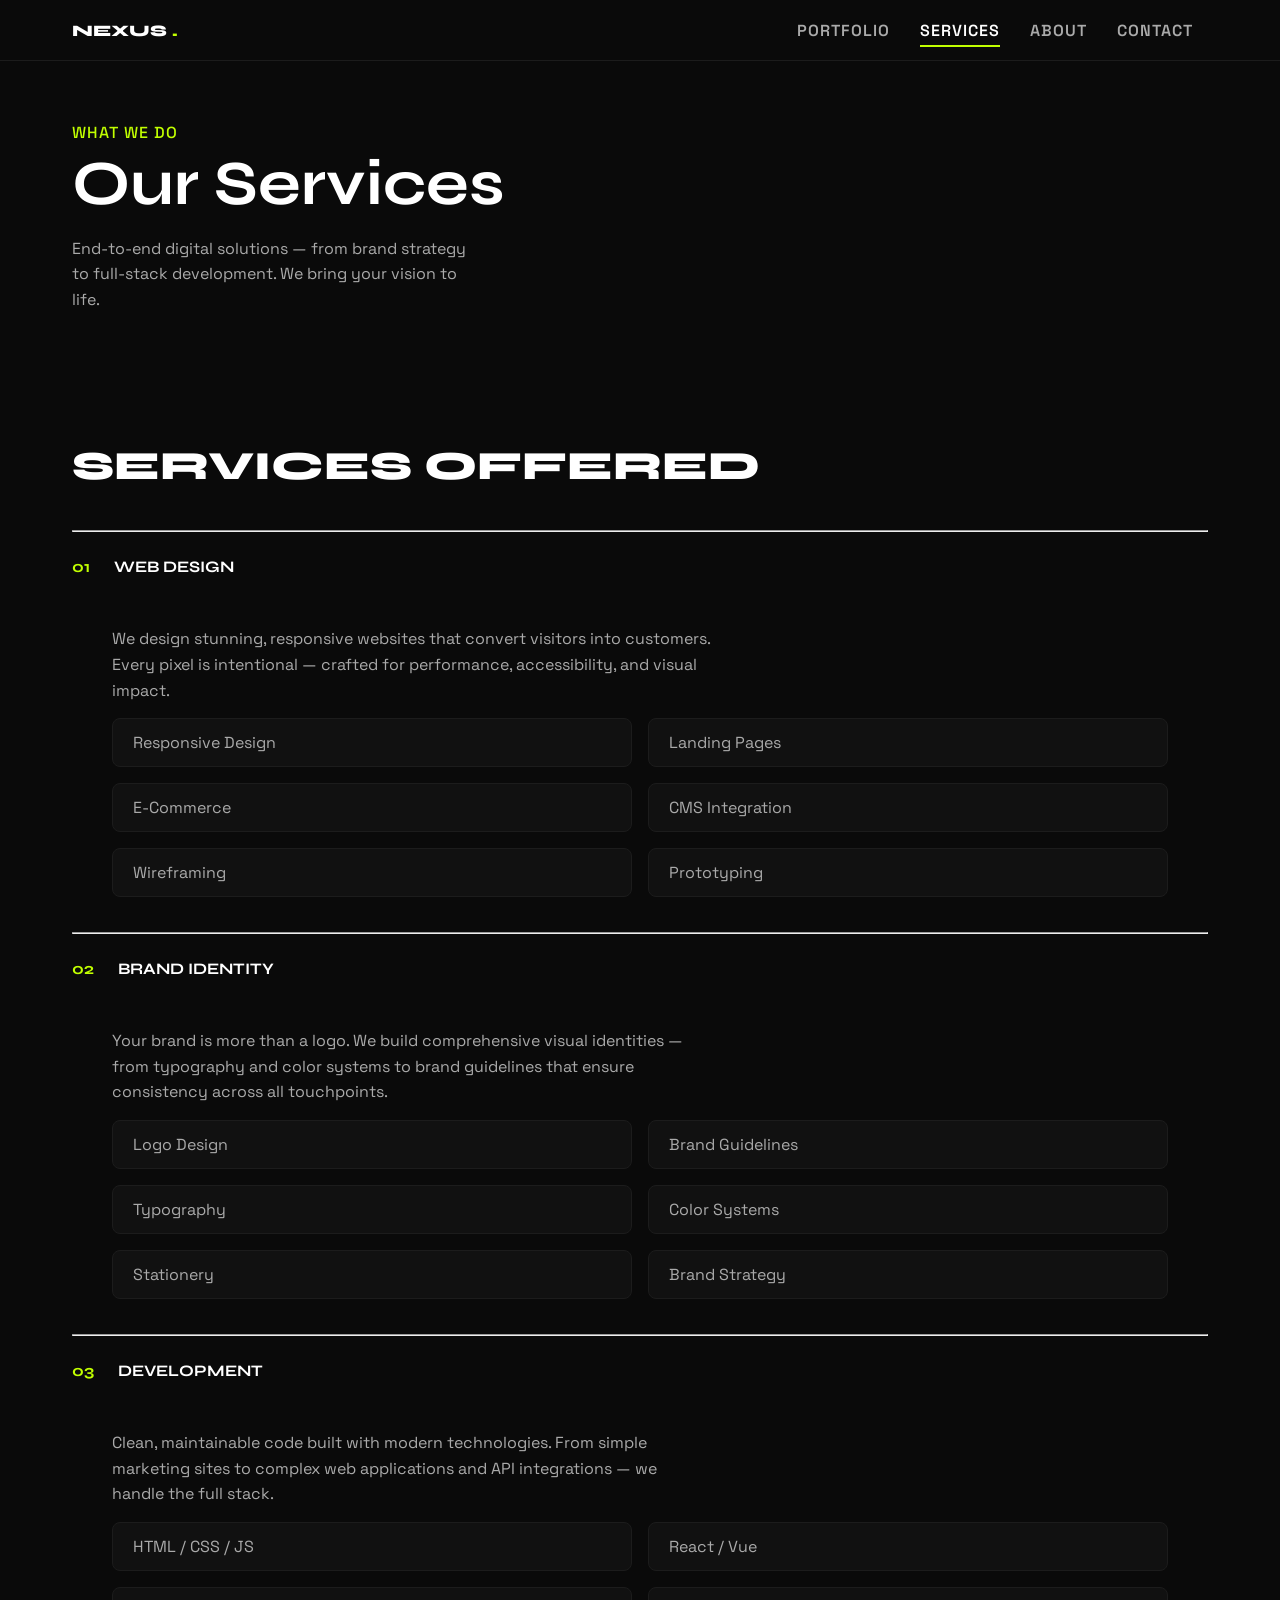
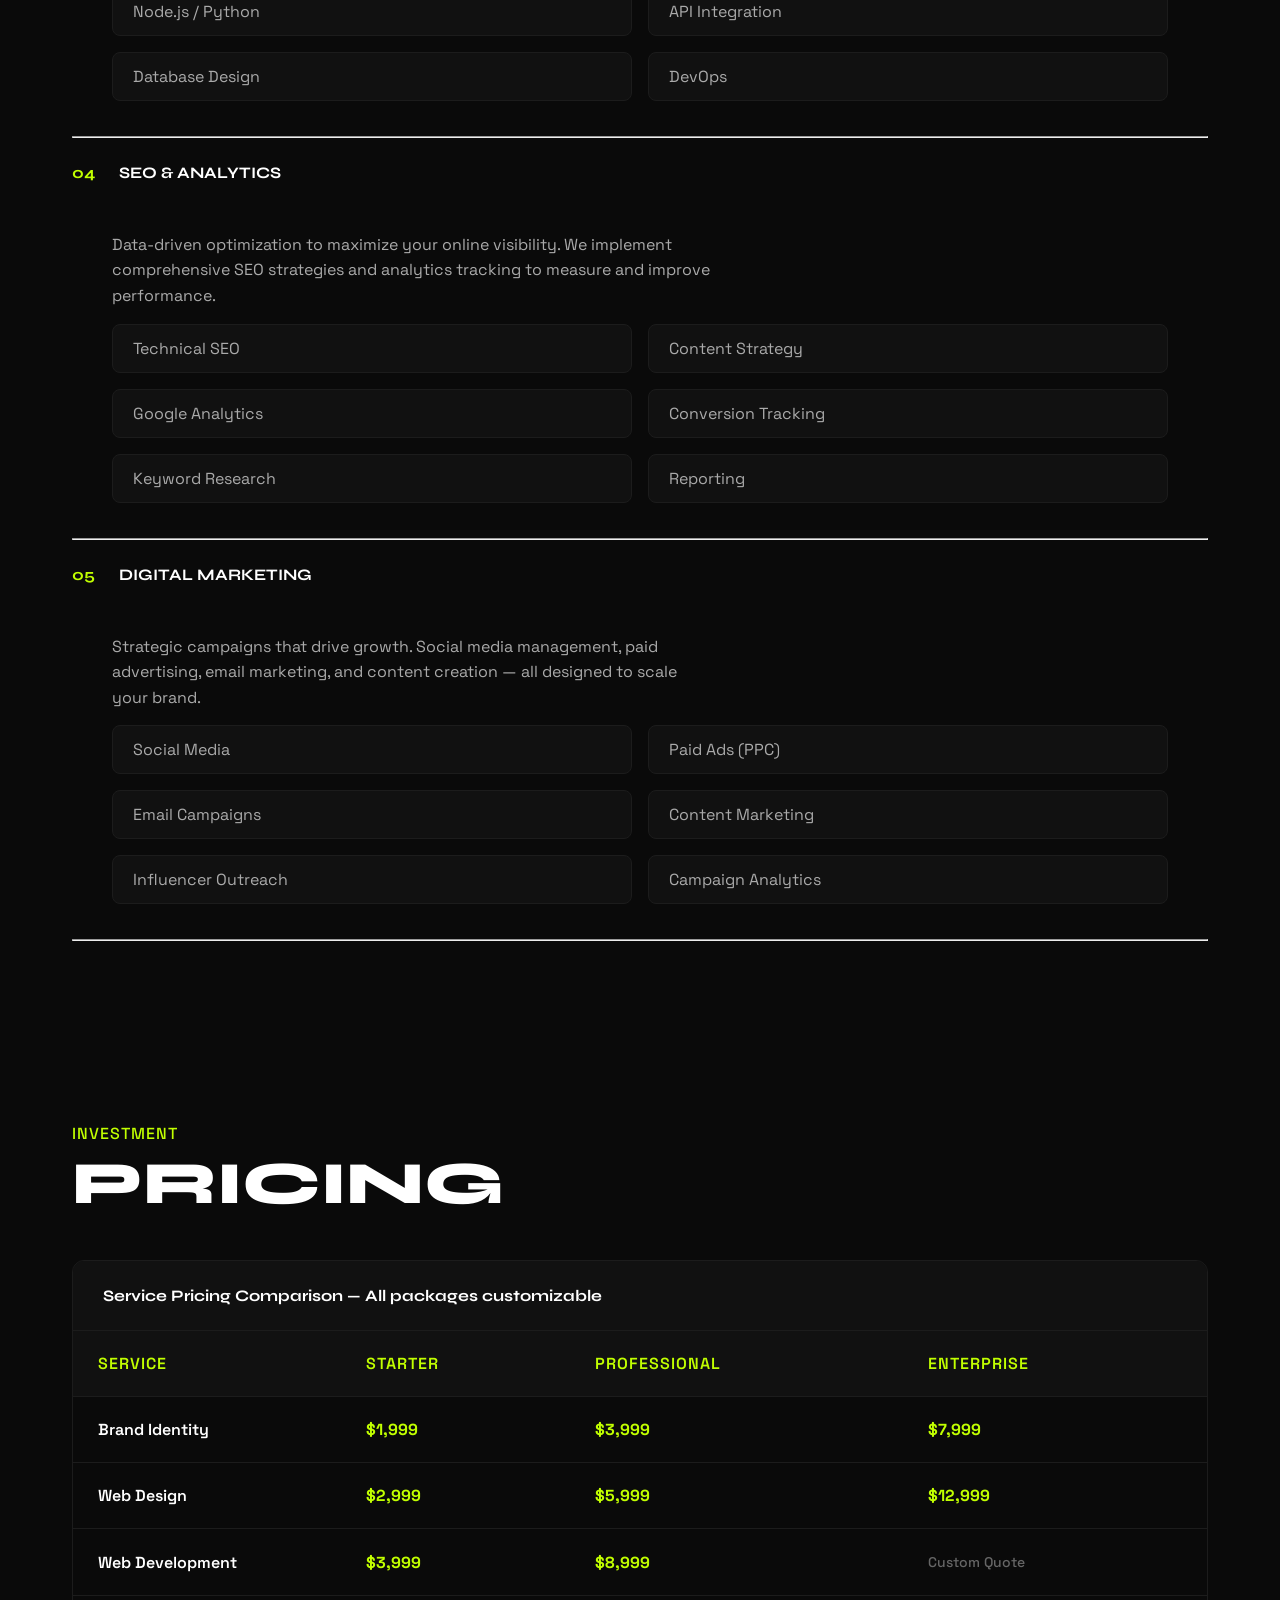
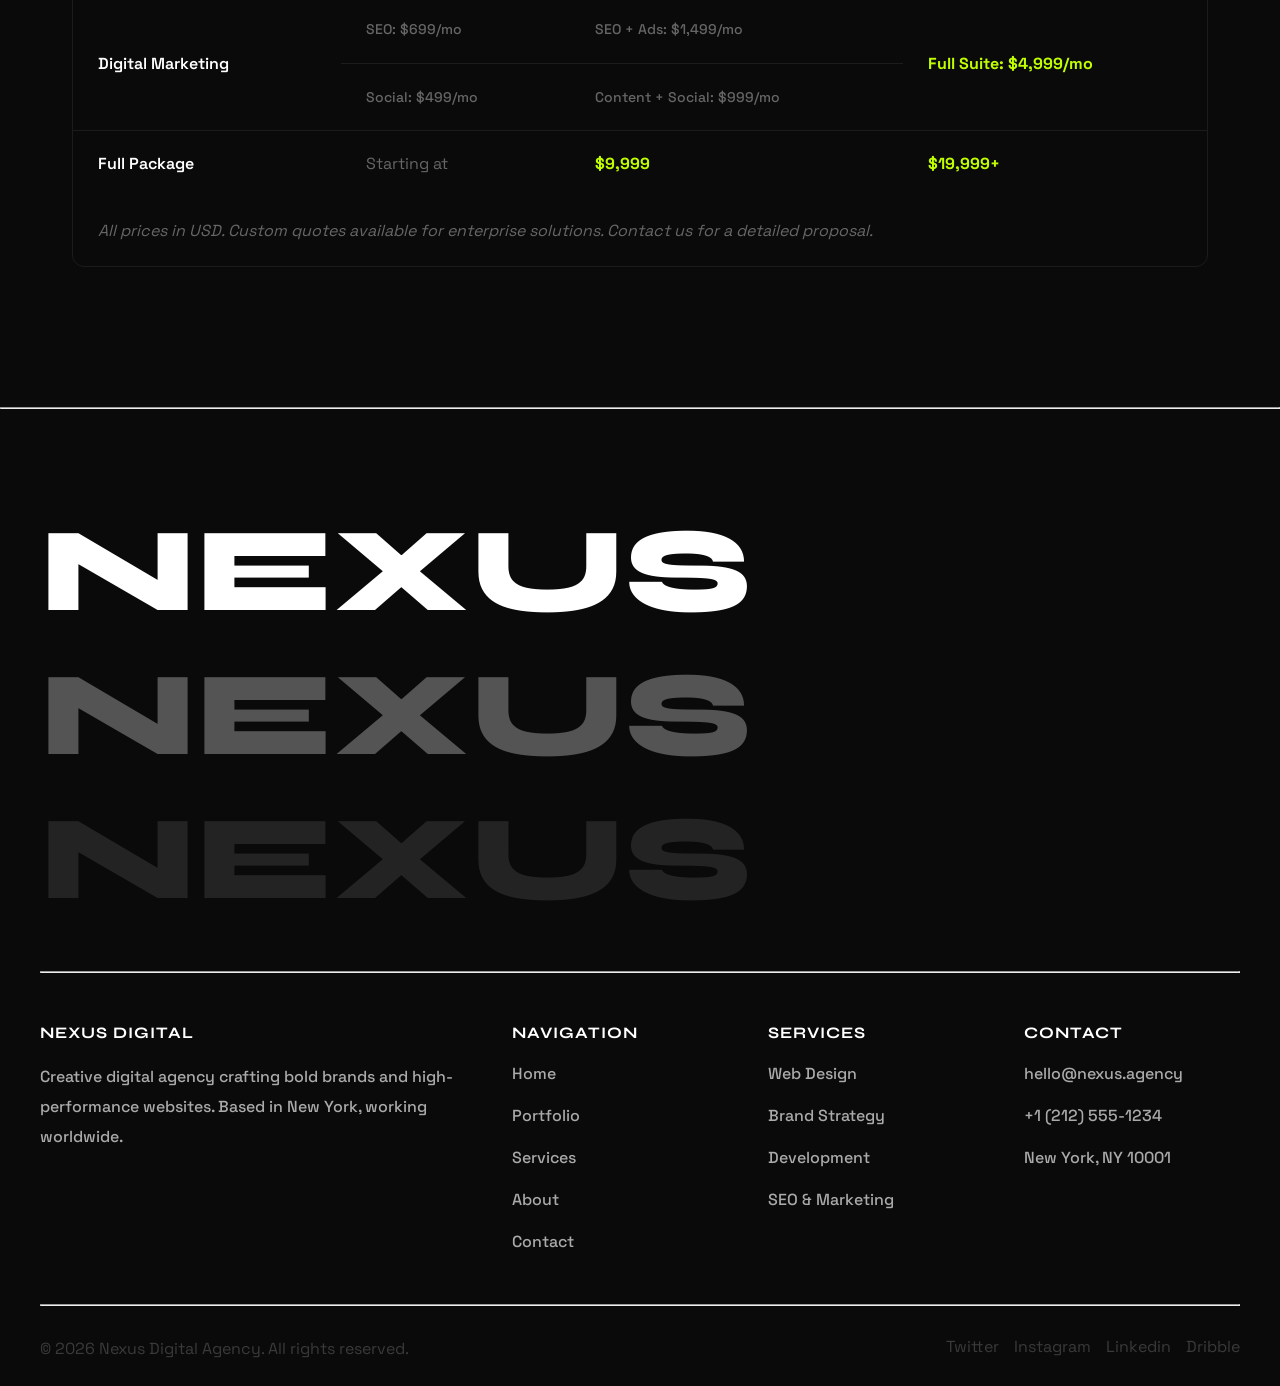
<file: services.html>
<!DOCTYPE html>
<html lang="en">
<head>
    <meta charset="UTF-8">
    <meta name="viewport" content="width=device-width, initial-scale=1.0">
    <title>Services</title>
    <link rel="stylesheet" href="./css/style.css">

    <link rel="preconnect" href="https://fonts.googleapis.com">
    <link rel="preconnect" href="https://fonts.gstatic.com" crossorigin>
    <link href="https://fonts.googleapis.com/css2?family=Space+Grotesk:wght@300..700&family=Syne:wght@400..800&display=swap" rel="stylesheet">
    <link rel="stylesheet" href="https://cdnjs.cloudflare.com/ajax/libs/font-awesome/6.5.1/css/all.min.css">
</head>
<body>

    <a href="#contenido-principal" class="saltar-navegacion">Skip to main content</a>

    <header class="main-header">
        <div class="container contenedor-nav">
            <div class="logo-nav"><a href="index.html">NEXUS <span class="punto-logo">.</span></a></div>
            <nav>
                <ul class="nav-list">
                    <li><a href="index.html" class="nav-link">PORTFOLIO</a></li>
                    <li><a href="services.html" class="nav-link active">SERVICES</a></li>
                    <li><a href="about.html" class="nav-link">ABOUT</a></li>
                    <li><a href="contact.html" class="nav-link">CONTACT</a></li>
                </ul>
            </nav>
        </div>
    </header>

    <main id="contenido-principal">

        <section class="container hero-section">
            <p class="etiqueta">What We Do</p>
            <h1 class="hero-services-contact">Our Services</h1> 
            <p class="descripcion services1">End-to-end digital solutions — from brand strategy to full-stack development. We bring your vision to life.</p>
        </section>

        <section class="container servicios-detallados">
            <h2>Services Offered</h2>
            <hr class="linea">
            
            <article id="web-design" class="servicios-bloque primero">
                <div class="subtitulo-servicios">
                    <div class="numero-servicios">01</div>
                    <h3>Web Design</h3>
                </div>
                <p>We design stunning, responsive websites that convert visitors into customers. Every pixel is intentional — crafted for performance, accessibility, and visual impact.</p>
                <div class="tabla-servicios">
                    <div class="caracteristica">Responsive Design</div>
                    <div class="caracteristica">Landing Pages</div>
                    <div class="caracteristica">E-Commerce</div>
                    <div class="caracteristica">CMS Integration</div>
                    <div class="caracteristica">Wireframing</div>
                    <div class="caracteristica">Prototyping</div>
                </div>
            </article>
            <hr class="linea">

            <article id="brand-strategy" class="servicios-bloque segundo">
                <div class="subtitulo-servicios">
                    <div class="numero-servicios">02</div>
                    <h3>Brand Identity</h3>
                </div>
                <p>Your brand is more than a logo. We build comprehensive visual identities — from typography and color systems to brand guidelines that ensure consistency across all touchpoints.</p>
                <div class="tabla-servicios">
                    <div class="caracteristica">Logo Design</div>
                    <div class="caracteristica">Brand Guidelines</div>
                    <div class="caracteristica">Typography</div>
                    <div class="caracteristica">Color Systems</div>
                    <div class="caracteristica">Stationery</div>
                    <div class="caracteristica">Brand Strategy</div>
                </div>
            </article>
            <hr class="linea">

            <article id="development" class="servicios-bloque tercero">
                <div class="subtitulo-servicios">
                    <div class="numero-servicios">03</div>
                    <h3>Development</h3>
                </div>
                <p>Clean, maintainable code built with modern technologies. From simple marketing sites to complex web applications and API integrations — we handle the full stack.</p>
                <div class="tabla-servicios">
                    <div class="caracteristica">HTML / CSS / JS</div>
                    <div class="caracteristica">React / Vue</div>
                    <div class="caracteristica">Node.js / Python</div>
                    <div class="caracteristica">API Integration</div>
                    <div class="caracteristica">Database Design
                    </div>
                    <div class="caracteristica">DevOps</div>
                </div>
            </article>
            <hr class="linea">

            <article id="seo-marketing" class="servicios-bloque cuarto">
                <div class="subtitulo-servicios">
                    <div class="numero-servicios">04</div>
                    <h3>SEO & Analytics</h3>
                </div>
                <p>Data-driven optimization to maximize your online visibility. We implement comprehensive SEO strategies and analytics tracking to measure and improve performance.</p>
                <div class="tabla-servicios">
                    <div class="caracteristica">Technical SEO</div>
                    <div class="caracteristica">Content Strategy</div>
                    <div class="caracteristica">Google Analytics</div>
                    <div class="caracteristica">Conversion Tracking</div>
                    <div class="caracteristica">Keyword Research</div>
                    <div class="caracteristica">Reporting</div>
                </div>
            </article>
            <hr class="linea">

            <article class="servicios-bloque quinto">
                <div class="subtitulo-servicios">
                    <div class="numero-servicios">05</div>
                    <h3>Digital Marketing</h3>
                </div>
                <p>Strategic campaigns that drive growth. Social media management, paid advertising, email marketing, and content creation — all designed to scale your brand.</p>
                <div class="tabla-servicios">
                    <div class="caracteristica">Social Media</div>
                    <div class="caracteristica">Paid Ads (PPC)</div>
                    <div class="caracteristica">Email Campaigns</div>
                    <div class="caracteristica">Content Marketing</div>
                    <div class="caracteristica">Influencer Outreach</div>
                    <div class="caracteristica">Campaign Analytics</div>
                </div>
            </article>
            <hr class="linea">
        </section>

   <section class="container pricing-section">
    <p class="etiqueta">Investment</p>
    <h2>Pricing</h2>
    
    <div class="tabla-pricing"> 
        <table>
            <caption class="titulo-tabla">
                Service Pricing Comparison — All packages customizable
            </caption>
               
            <thead>
                <tr>
                    <th scope="col">Service</th>
                    <th scope="col">Starter</th>
                    <th scope="col">Professional</th>
                    <th scope="col">Enterprise</th>
                </tr>
            </thead>

            <tbody>
                <tr>
                    <th scope="row" class="principal">Brand Identity</th>
                    <td class="precio">$1,999</td>
                    <td class="precio">$3,999</td>
                    <td class="precio">$7,999</td>
                </tr>
                <tr>
                    <th scope="row" class="principal">Web Design</th>
                    <td class="precio">$2,999</td>
                    <td class="precio">$5,999</td>
                    <td class="precio">$12,999</td>
                </tr>
                <tr>
                    <th scope="row" class="principal">Web Development</th>
                    <td class="precio">$3,999</td>
                    <td class="precio">$8,999</td>
                    <td class="precios-lista">Custom Quote</td>
                </tr>
                <tr>
                    <th scope="row" rowspan="2" class="principal">Digital Marketing</th>
                    <td class="precios-lista">SEO: $699/mo</td>
                    <td class="precios-lista">SEO + Ads: $1,499/mo</td>
                    <td rowspan="2" class="precio">Full Suite: $4,999/mo</td>
                </tr>
                <tr>
                    <td class="precios-lista">Social: $499/mo</td>
                    <td class="precios-lista">Content + Social: $999/mo</td>
                </tr>
            </tbody>
           <tfoot>
                <tr>
                    <th scope="row" class="principal">Full Package</th>
                    <td class="texto-gris">Starting at</td> 
                    <td class="precio">$9,999</td> 
                    <td class="precio">$19,999+</td> 
                </tr>
            </tfoot>
        </table>
        <p class="pie-tabla">All prices in USD. Custom quotes available for enterprise solutions. Contact us for a detailed proposal.</p>
    </div>
</section>
        <hr class="linea">
         <section class="container nexus-section">
            <h5>NEXUS</h5>
            <h5 class="titulo2">NEXUS</h5>
            <h5 class="titulo3">NEXUS</h5>
            <hr class="linea">
        </section>
    </main>

     <footer class="container footer-section">
        <article class="columnas-footer">
            <div class="columna primera">
                <h6>Nexus Digital</h6>
                <p class="descripcion-footer">Creative digital agency crafting bold brands and high-performance websites. Based in New York, working worldwide.</p>
            </div>

             <div class="columna segunda">
                <h6>Navigation</h6>
                <ul>
                    <li><a href="index.html">Home</a></li>
                    <li><a href="index.html">Portfolio</a></li>
                    <li><a href="services.html">Services</a></li>
                    <li><a href="about.html">About</a></li>
                    <li><a href="contact.html">Contact</a></li>
                </ul>
            </div>

            <div class="columna tercera">
                <h6>Services</h6>
                 <ul>
                    <li><a href="services.html#web-design">Web Design</a></li>
                    <li><a href="services.html#brand-strategy">Brand Strategy</a></li>
                    <li><a href="services.html#development">Development</a></li>
                    <li><a href="services.html#seo-marketing">SEO & Marketing</a></li>
                </ul>
            </div>

            <div class="columna cuarta">
                <h6>Contact</h6>
                 <ul>
                    <li><a href="contact.html">hello@nexus.agency</a></li>
                    <li><a href="contact.html">+1 (212) 555-1234</a></li>
                    <li><a href="contact.html">New York, NY 10001</a></li>
                </ul>
            </div>

        </article>

        <hr class="linea">

        <article class="container derechos-autor">
            <p>© 2026 Nexus Digital Agency. All rights reserved.</p>
            <div class="redes">
              <a href="#">Twitter</a>
                <a href="#">Instagram</a>
                <a href="#">Linkedin</a>
                <a href="#">Dribble</a>
            </div>
        </article>
    </footer>
</body>
</html>
</file>
<file: css/style.css>
* {
    margin: 0;
    padding: 0;
    box-sizing: border-box;
}

:root {
    --bg-dark: #0a0a0a;
    --bg-card-dark: #111111;
    --border-dark: #1c1c1c;
    --text-white: #ffffff;
    --text-gray-light: #aaaaaa;
    --text-gray: #666666;
    --text-gray-dark: #3a3a3a;
    --accent: #c1ff00;
    --accent-dim: rgba(193, 255, 0, 0.08);

    --gradient-purple: linear-gradient(135deg, #667eea, #764ba2);
    --gradient-pink: linear-gradient(135deg, #f093fb, #f5576c);
    --gradient-teal: linear-gradient(135deg, #11998e, #38ef7d);
    --gradient-lime: linear-gradient(135deg, #c1ff00, #00aaff);

    --text-base: 1rem;       
    --text-card-title: 1.25rem;   

    --space-8: 2rem;             
   
    --radius: 8px;                
    --radius-lg: 12px;           

    --transition: 300ms ease;
}
    
.container {
    max-width: 1200px;     
    padding: 0 var(--space-8);
    margin: 0 auto;        
}

h1, h2, h3, h4, h5, h6 {
    font-family: "Syne", sans-serif;
    color: var(--text-white); 
}
p {
    font-family: "Space Grotesk", sans-serif;
    font-size: var(--text-base);
    line-height: 1.6;
}
body {
    background-color: var(--bg-dark); 
    color: var(--text-gray-light);     
}
.saltar-navegacion {
    position: absolute;
    top: -60px; 
    background: var(--bg-card-dark);
    color: var(--text-white);
    padding: 15px;
    z-index: 1000;
    transition: top 0.3s;
    font-family: "Syne", sans-serif;
    font-weight: 600;
    border-radius: var(--radius);
}
.saltar-navegacion:focus {
    top: 10px; 
    left: 10px;
}
.main-header {
    width: 100%;                    
    background-color: rgba(10, 10, 10, 0.6); 
    border-bottom: 0.5px solid var(--border-dark); 
    position: fixed;
    z-index: 999;
}
.contenedor-nav {
    height: 60px;
    display: flex;
    align-items: center;
    justify-content: space-between; 
} 
.logo-nav {
    color: var(--text-white);
    font-size: var(--text-base);
    font-weight: 800;
    font-family: "Syne", sans-serif;
    text-decoration: none;
}
.logo-nav a{
    text-decoration: none;
    color: inherit; 
}
.punto-logo {
    color: var(--accent); 
}
.nav-list{
    display: flex;
    list-style: none;
    text-align: right;
    font-family: "Space Grotesk", sans-serif; 
    font-weight: 600;
    letter-spacing: 1px;
}
li{
    padding: 0 15px;
}
.nav-list a {
    color: var(--text-gray-light);     
    text-decoration: none;   
    padding-bottom: 6px; 
    background-image: linear-gradient(var(--accent), var(--accent));
    background-position: 0 100%;
    background-repeat: no-repeat;
    background-size: 0 2px; 
    transition: color var(--transition), background-size var(--transition);
}
.nav-list a.active {
    color: var(--text-white);
    background-size: 100% 2px; 
}
.nav-list a:hover {
    color: var(--text-white);
    cursor: pointer;
    background-size: 100% 2px; 
}
.hero-section {
    padding-top: 120px;
}

.etiqueta {
    color: var(--accent);
    text-transform: uppercase;
    font-weight: 500;
    letter-spacing: 1px;
}

.hero-home{
    font-size: 60px;
    font-weight: 800;
    width: 75%;
    text-transform: uppercase;
    line-height: 1.1; 
}

.verde-titulo {
    color: var(--accent);
    font-style: italic;
}

.descripcion{
    font-weight: 400;

}
.home {
    width: 32%;
    padding-bottom: 30px;
}

.botones {
    display: flex;
    gap: 15px;
    margin-bottom: 70px;
}

.boton {
    padding: 17px 30px;
    border-radius: var(--radius); 
    font-family: "Space Grotesk", sans-serif;
    font-weight: 700;
    text-transform: uppercase;   
    font-size: var(--text-base);
    display: inline-flex;
    align-items: center;
    gap: 10px;                
    transition: transform var(--transition), box-shadow var(--transition);
    text-decoration: none;       
}

.boton.verde {
    background-color: var(--accent); 
    color: var(--bg-dark);  
    transition: transform var(--transition), box-shadow var(--transition);
}

.boton.transparente {
    background-color: transparent;
    color: var(--text-white);
    border: 1px solid var(--border-dark);
}

.boton.verde:hover {
   transform: translateY(-2px); 
    box-shadow: 0 0 20px var(--accent);
    cursor: pointer;
}

.boton.transparente:hover {
    transform: translateY(-2px);
    border-color: var(--accent);    
    color: var(--accent);           
    cursor: pointer; 
}
.linea{
    color: var(--border-dark);
    width: 100%;
}
.servicios-destacados{
    margin-top: 50px;
    display: flex;
    justify-content: space-between; 
    padding: 20px 0 150px 0;
    text-transform: uppercase;
    color: var(--text-gray);
    font-weight: 500;
}
h2{
    font-size: 60px;
    font-weight: 800;
    text-transform: uppercase;
    margin-bottom: 40px;
}
.link{
    color: var(--accent);
    margin-bottom: 15px;
}
.tabla-tarjetas{
    grid-template-columns: repeat(3, 1fr);
    gap: 20px;
    display: grid;
}
.proyecto{
    background-color: var(--bg-card-dark); 
    border: 1px solid var(--border-dark);      
    border-radius: var(--radius);         
    justify-content: flex-start;
    transition: transform var(--transition), border-color var(--transition);
}
.proyecto:hover{
    border-color: var(--accent); 
    transform: translateY(-6px);
}
.fondo{
    width: 100%;
    height: 200px; 
    border-radius: var(--radius-lg) var(--radius-lg) 0 0;
    display: flex;          
    justify-content: center; 
    align-items: center;
}
.fondo i {
    color: var(--text-white);
    font-size: 40px;          
}
.titulo-tarjeta{
    font-size: var(--text-card-title);
    font-weight: 700;
}
.descripcion-tarjeta{
    font-weight: 400;
    color: var(--text-gray-light);
}
.texto {
    display: flex;
    flex-direction: column;
    gap: 18px;
    font-weight: 700;
    padding: 25px 20px;
}
.purple{
    background: var(--gradient-purple); 
}
.pink{
    background: var(--gradient-pink);
}
.teal{
    background: var(--gradient-teal);
}
.contenedor-tags{
    display: flex;
    gap: 10px;
}
.tags{
    color: var(--accent); 
    background-color: rgba(193, 255, 0, 0.08);
    padding: 8px 13px;
    border-radius: var(--radius);
    font-weight: 500;
    text-transform: uppercase;
}
.boton-tarjeta{
    color: var(--accent);
    font-family: "Space Grotesk", sans-serif;
    text-decoration: none;
    font-weight: 500;
}
.icono-link{
    margin-bottom: 10px;
}
.servicios-explorar{
    text-align: center;
    padding: 150px 0 150px 0;
}
.servicios-explorar h2{
    width: 70%;
    margin: 0 auto;
    color: var(--text-white);
    font-weight: 800;
    padding-top: 100px;
    padding-bottom: 40px;
}
.servicios-explorar p{
    font-weight: 500;
    color: var(--text-gray-light);
    font-weight: 400;
}
.explorar{
    margin-top: 20px;
}
.tarjeta-proceso {
    display: flex;
    align-items: center;
    gap: 40px;         
    margin-bottom: 100px;
    width: 100%;
}
.contenido-proceso {
    display: flex;
    flex-direction: column;
    gap: 12px;
    max-width: 500px;   
}

.tarjeta-proceso:has(.izquierda) {
    justify-content: flex-start; 
    text-align: left;
}

.tarjeta-proceso:has(.derecha) {
    justify-content: flex-end;   
    text-align: right;           
}
.contenido-proceso h3{
    font-size: 30px;
}
.descripcion-proceso{
    line-height: 2rem;
    color: var(--text-gray-light);
}
.numero {
    font-family: "Syne", sans-serif;
    font-size: 90px; 
    font-weight: 800;
    color: var(--accent); 
}
.cta-section{
    text-align: center;
    padding: 50px 0 110px 0;
}
.cta{
    margin-top: 20px;
    font-weight: 600;
    padding: 23px 50px;
}
.cta a{
    text-decoration: none;
    color: inherit; 
}

h4{
    font-size: 50px;
    font-weight: 700;
}    
.nexus-section{
    padding: 90px 0 40px 0;
    line-height: 9rem;
}
h5{
    font-size: 120px;
    font-weight: 800;
}
.titulo2{
    opacity: 30%;
}
.titulo3{
    opacity: 10%;
    padding-bottom: 40px;
}
.footer-section {
    padding: 10px 0;
}
.descripcion-footer{
    color: var(--text-gray-light); 
    line-height: 30px;
    font-weight: 500;
}
.columna ul {
    display: flex;
    flex-direction: column;
    gap: 18px; 
    list-style: none;
}
.columna ul li, 
.columna li a {
    font-family: "Space Grotesk", sans-serif;
    font-weight: 500;
    color: var(--text-gray-light); 
    line-height: 1.5;
    padding: 0; 
    text-decoration: none;
    font-size: var(--text-base);
    transition: color var(--transition);
}
.columna ul li:hover,
.columna li a:hover { 
    color: var(--accent);
    cursor: pointer;    
}
h6 {
    text-transform: uppercase;
    font-weight: 700;
    font-size: var(--text-base);
    letter-spacing: 1px;
    margin-bottom: 5px;
}

.columnas-footer {
    display: grid; 
    grid-template-columns: 2fr 1fr 1fr 1fr; 
    gap: 40px; 
    padding-bottom: 50px;
}
.columna {
    display: flex;
    flex-direction: column;
    gap: 15px; 
}
.derechos-autor{
    display: flex;
    justify-content: space-between;
    padding: 30px 0 15px 0;
    color: var(--text-gray-dark);
    font-weight: 400;

}
.redes {
    display: flex;
    color: var(--text-gray-dark);
    gap: 15px; 
    font-family: 'Space Grotesk', sans-serif;
}
.redes a{
    text-decoration: none;
    color: inherit; 
    font-weight: 400;
    transition: color var(--transition);
}
.redes a:hover{
    color: var(--accent);
    cursor: pointer;
}
.hero-services-contact{
    font-size: 63px;
    font-weight: 700;
    padding-bottom: 15px;
}
.services1{
    width: 35%;
}
.servicios-detallados{
    padding-top: 130px;
}
.servicios-detallados h2 {
    font-size: 40px;
    color: #ffffff;
}
.servicios-bloque {
    display: flex;
    flex-direction: column;
    padding-top: 25px; 
    padding-bottom: 20px;
    transition: background-color var(--transition);
}
.servicios-bloque:hover{
    background-color: var(--accent-dim); 
    cursor: pointer;
    padding: 20px;
}
.subtitulo-servicios {
    display: flex;
    align-items: center;
    gap: 24px;          
    margin-bottom: 30px; 
}
.subtitulo-servicios h3{
    text-transform: uppercase;
    font-size: var(--text-base); 
}
.numero-servicios{
    color: var(--accent);
    font-size: var(--text-base);
    font-family: "Syne", sans-serif;
    font-weight: 700;
}
.servicios-bloque p {
    color: var(--text-gray-light);
    width: 640px;    
    font-weight: 400;
    padding-left: 40px;
    padding-top: 20px;
}
.tabla-servicios {
    display: grid;
    grid-template-columns: repeat(2, 1fr); 
    gap: 16px; 
    padding: 15px 40px;
}
.caracteristica {
    background-color: var(--bg-card-dark); 
    border: 1px solid var(--border-dark); 
    color: var(--text-gray-light);
    padding: 13px;
    padding-left: 20px;
    border-radius: var(--radius);
    font-family: 'Space Grotesk', sans-serif;
    font-size: var(--text-base);    
}
.pricing-section{
    padding-top: 180px;
    padding-bottom: 140px;
}
.tabla-pricing {
    border: 1px solid var(--border-dark);
    border-radius: var(--radius-lg);
    margin-top: 20px;
    overflow: hidden; 
}

.tabla-pricing caption.titulo-tabla {
    color: #ffffff;
    font-family: "Syne", sans-serif;
    font-size: var(--text-base);
    font-weight: 700;
    text-align: left;
    padding: 25px 30px;
    border-bottom: 1px solid var(--border-dark);
    background-color: var(--bg-card-dark); 
}

.tabla-pricing table {
    width: 100%;
    border-collapse: collapse; 
}

.tabla-pricing th, 
.tabla-pricing td {
    padding: 22px 25px; 
    text-align: left;
    vertical-align: middle; 
    border-bottom: 1px solid var(--border-dark);
}

.tabla-pricing thead {
    background-color: var(--bg-card-dark); 
}

.tabla-pricing thead th {
    color: var(--accent) !important;
    text-transform: uppercase;
    font-family: "Space Grotesk", sans-serif;
    letter-spacing: 1px;
    font-size: var(--text-base);
    font-weight: 600;
}

.tabla-pricing .principal {
    color: var(--text-white);
    font-family: "Space Grotesk", sans-serif;
    font-weight: 600;
    font-size: var(--text-base);
}

.tabla-pricing .precio {
    color: var(--accent);
    font-family: "Space Grotesk", sans-serif;
    font-weight: 700;
    font-size: var(--text-base);
}

.tabla-pricing .texto-gris,
.tabla-pricing .precios-lista {
    color: var(--text-gray);
    font-family: "Space Grotesk", sans-serif;
}

.tabla-pricing .precios-lista {
    font-weight: 500;
    font-size: 14px;
    line-height: 1.6;
    border-bottom: 1px solid var(--border-dark) 
}

.tabla-pricing tfoot th,
.tabla-pricing tfoot td {
    border-bottom: none; 
}

.pie-tabla {
    color: var(--text-gray);
    font-family: "Space Grotesk", sans-serif;
    font-style: italic;
    font-weight: 400;
    font-size: var(--text-base);
    padding: 22px 25px;
}
.total-ancho textarea{
    height: 150px;
}
.total-ancho textarea::placeholder { 
    color: var(--text-gray) !important; 
}
.about{
    width: 40%;
}
.story-section{
    padding-top: 130px;
}
.story-section h4{
    font-size: 30px;
    width: 50%;
}
.story-section .story-contenido {
    display: flex;
    gap: 40px;            
    margin-bottom: 30px; 
    justify-content: space-between;
}
.story-contenido p {
    width: 40%;
    padding-bottom: 150px;
}
.stats-section{
    display: flex;
    text-align: center;
    padding-top: 50px;
    flex-wrap: wrap;
    justify-content: space-between;
}
.stat-number{
    color: var(--accent);
    font-family: "Syne", sans-serif;
    font-weight: 800;
    font-size: 50px;
}
.stat-descripcion{
    text-transform: uppercase;
    padding-top: 5px;
    padding-bottom: 40px;
}
.values-section{
    padding: 150px 0;
}
.tabla-values{
    grid-template-columns: repeat(4, 1fr);
    gap: 20px;
    display: grid;
}
.valor{
    background-color: var(--bg-card-dark); 
    border: 1px solid var(--border-dark);      
    border-radius: var(--radius);         
    padding: 30px;    
    display: flex;
    flex-direction: column; 
    gap: 15px;             
    align-items: flex-start; 
    font-size: var(--text-card-title);
    transition: transform var(--transition), border-color var(--transition);
}
.valor:hover{
    border-color: var(--accent);       
    transform: translateY(-6px);        
    cursor: pointer;
}
.valor i{
    font-size: 30px;
    color: var(--text-white);
}
.tabla-team{
    grid-template-columns: repeat(4, 1fr);
    gap: 20px;
    display: grid;
    text-align: center;
    padding-bottom: 120px;
}
.miembro {
    display: flex;
    flex-direction: column; 
    align-items: center;    
    text-align: center;     
    gap: 15px;          
    background-color: var(--bg-card-dark);  
    border: 1px solid var(--border-dark); 
    padding: 30px;
    border-radius: 12px;
}
.miembro i {
    width: 120px;
    height: 120px;
    border-radius: 50%;
    display: flex;
    justify-content: center;
    align-items: center;
    color: var(--text-white);
    font-size: 50px;
    margin: 0; 
}

.rol{
    color: var(--accent);
}
.alex i{
    background: var(--gradient-lime);
}
.sarah i{
    background: var(--gradient-purple);
}
.marcus i{
    background: var(--gradient-pink);
}
.priya i{
    background: var(--gradient-teal);
}
.contact-section{
    text-align: left;
    padding-left: 0;
    padding-top: 180px;
}
.contact-section p{
    margin-top: 20px;
}
.lista-contacto{
    padding: 20px 0;
}
.lista-contacto ul li{
    padding: 15px 0;
    list-style: none;
    font-family: "Space Grotesk", sans-serif;
    color: var(--text-white);
}
.contact-layout {
  display: flex;
}

.formulario-contact {
    background-color: var(--bg-card-dark);
    border: 1px solid var(--border-dark);
    border-radius: var(--radius-lg);
    padding: 40px;
    margin-bottom: 160px;
    margin-top: 460px;
}

.formulario-contact fieldset {
    border: none;
    margin: 0 0 40px 0;
}
fieldset legend{
    border-bottom: 1px solid var(--border-dark);
}
.formulario-contact legend {
    font-family: 'Syne', sans-serif;
    font-size: var(--text-base);
    font-weight: 700;
    text-transform: uppercase;
    color: var(--text-white);
    margin-bottom: 25px;
    border-bottom: 1px solid var(--border-dark);
    padding-bottom: 10px;
    width: 100%;
}

.columna-formulario {
    display: grid;
    grid-template-columns: repeat(2, 1fr);
    gap: 20px;
}

.campos {
    display: flex;
    flex-direction: column;
    margin-bottom: 20px;

}

.campos label {
    font-family: 'Space Grotesk', sans-serif;
    font-size: var(--text-base);
    font-weight: 500;
    color: var(--text-white);
    margin-bottom: 8px;
}

.asterisco {
    color: var(--accent); 
    font-weight: bold;
    margin-left: 2px;
}
.campos input,
.campos select,
.campos textarea {
    background-color: var(--bg-dark);
    border: 1px solid var(--text-gray-dark);
    border-radius: var(--radius);
    color: var(--text-white);
    padding: 14px 16px;
    font-family: 'Space Grotesk', sans-serif;
    font-size: var(--text-base);
    outline: none;
    transition: border-color var(--transition), box-shadow var(--transition);
}

.campos input::placeholder,
.campos textarea::placeholder {
    color: var(--text-gray-light);
}

.campos select {
    appearance: none;
    background-image: url(../images/dropdown-arrow.svg);
    color: var(--text-white);
    background-repeat: no-repeat;
    background-position: right 16px center;
    background-size: 14px;
    padding-right: 40px;
    cursor: pointer;
}

.campos input:focus,
.campos select:focus,
.campos textarea:focus {
    outline: none;
    border-color: var(--accent);
    box-shadow: 0 0 4px 6px var(--accent-dim); 
}
.campos-opciones, .campos-checks {
    display: flex;
    flex-direction: column;
    gap: 14px;
    margin-top: 15px;
}
.opcion-seleccionable{
    font-family: 'Space Grotesk', sans-serif;
    font-size: 14px;
    color: var(--text-white);
}
.campos-checks{
    padding-top: 20px;
}
input[type="checkbox"],
input[type="radio"] {
    accent-color: var(--accent); 
    cursor: pointer;
}
.verde{
    font-size: var(--text-base);
}
.aviso-formulario{
    margin-top: 20px;
    font-size: var(--text-base);
    color: var(--text-gray);
}
</file>
